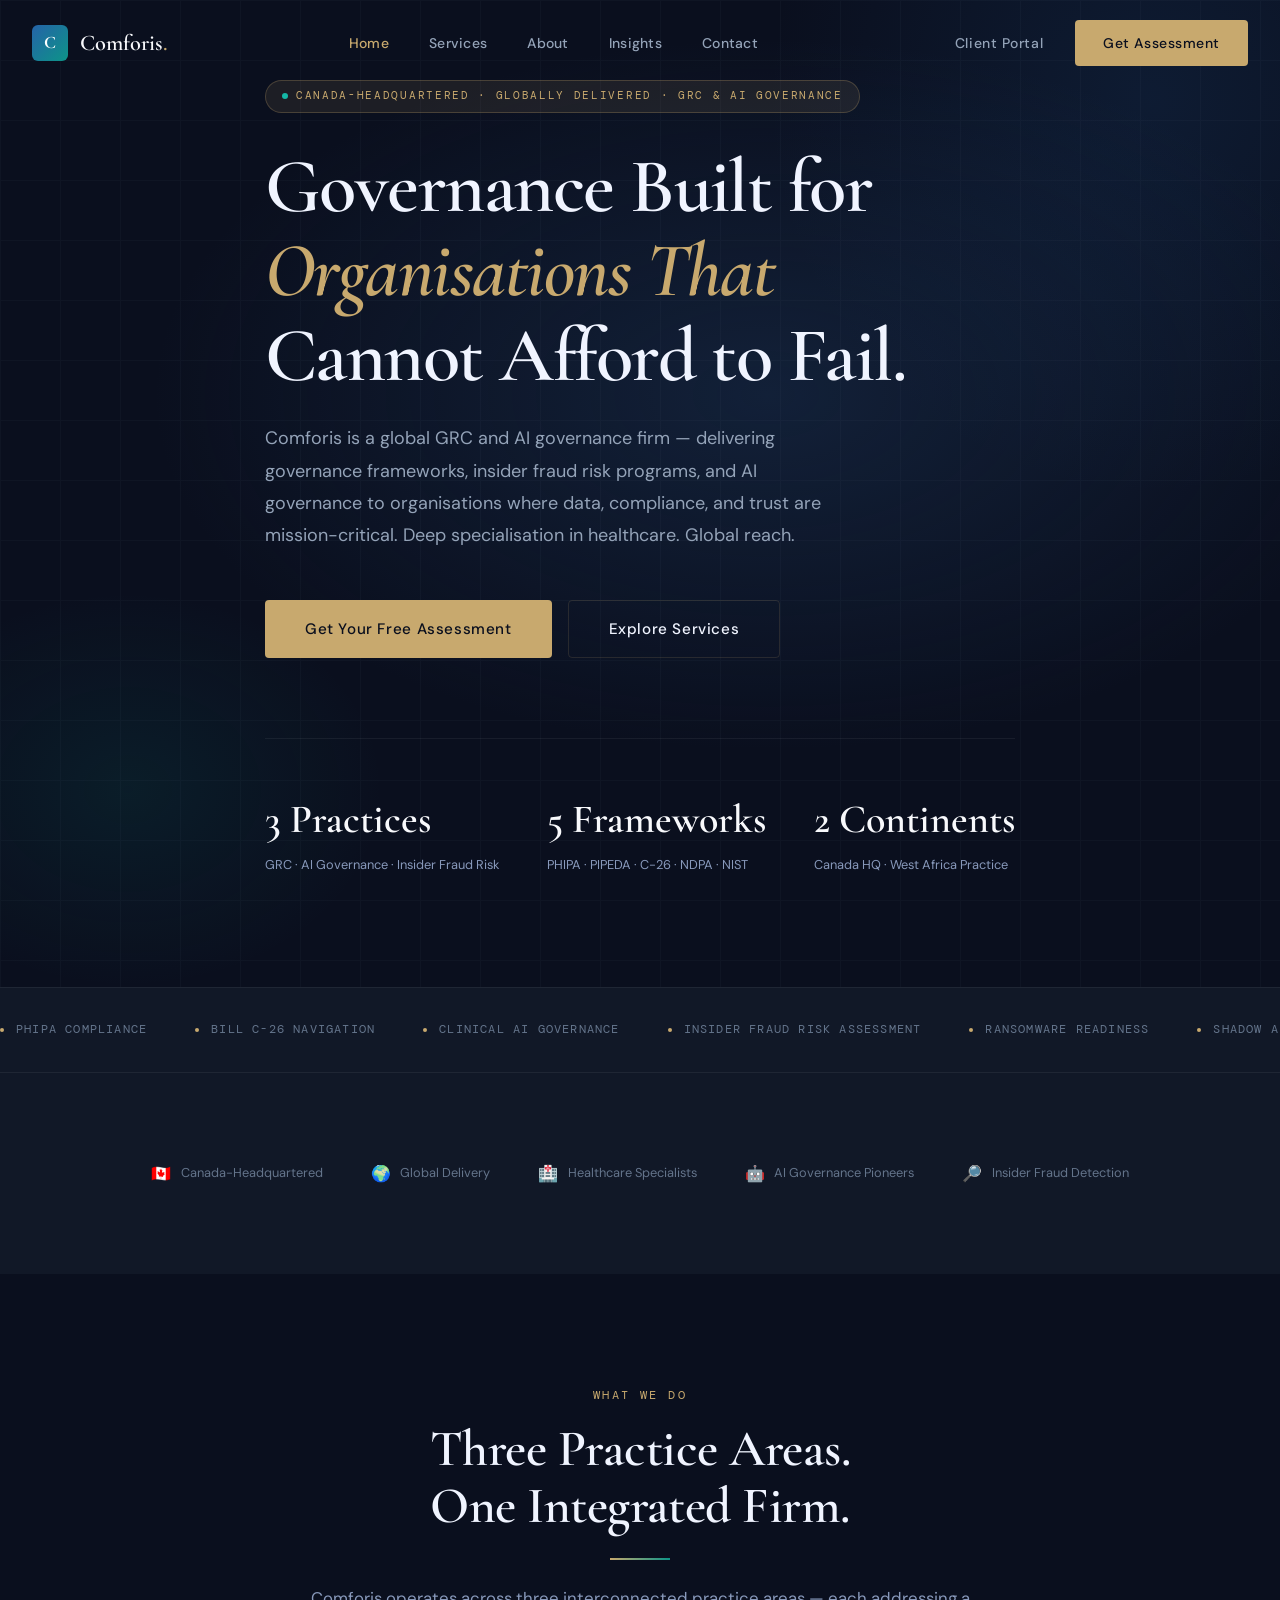
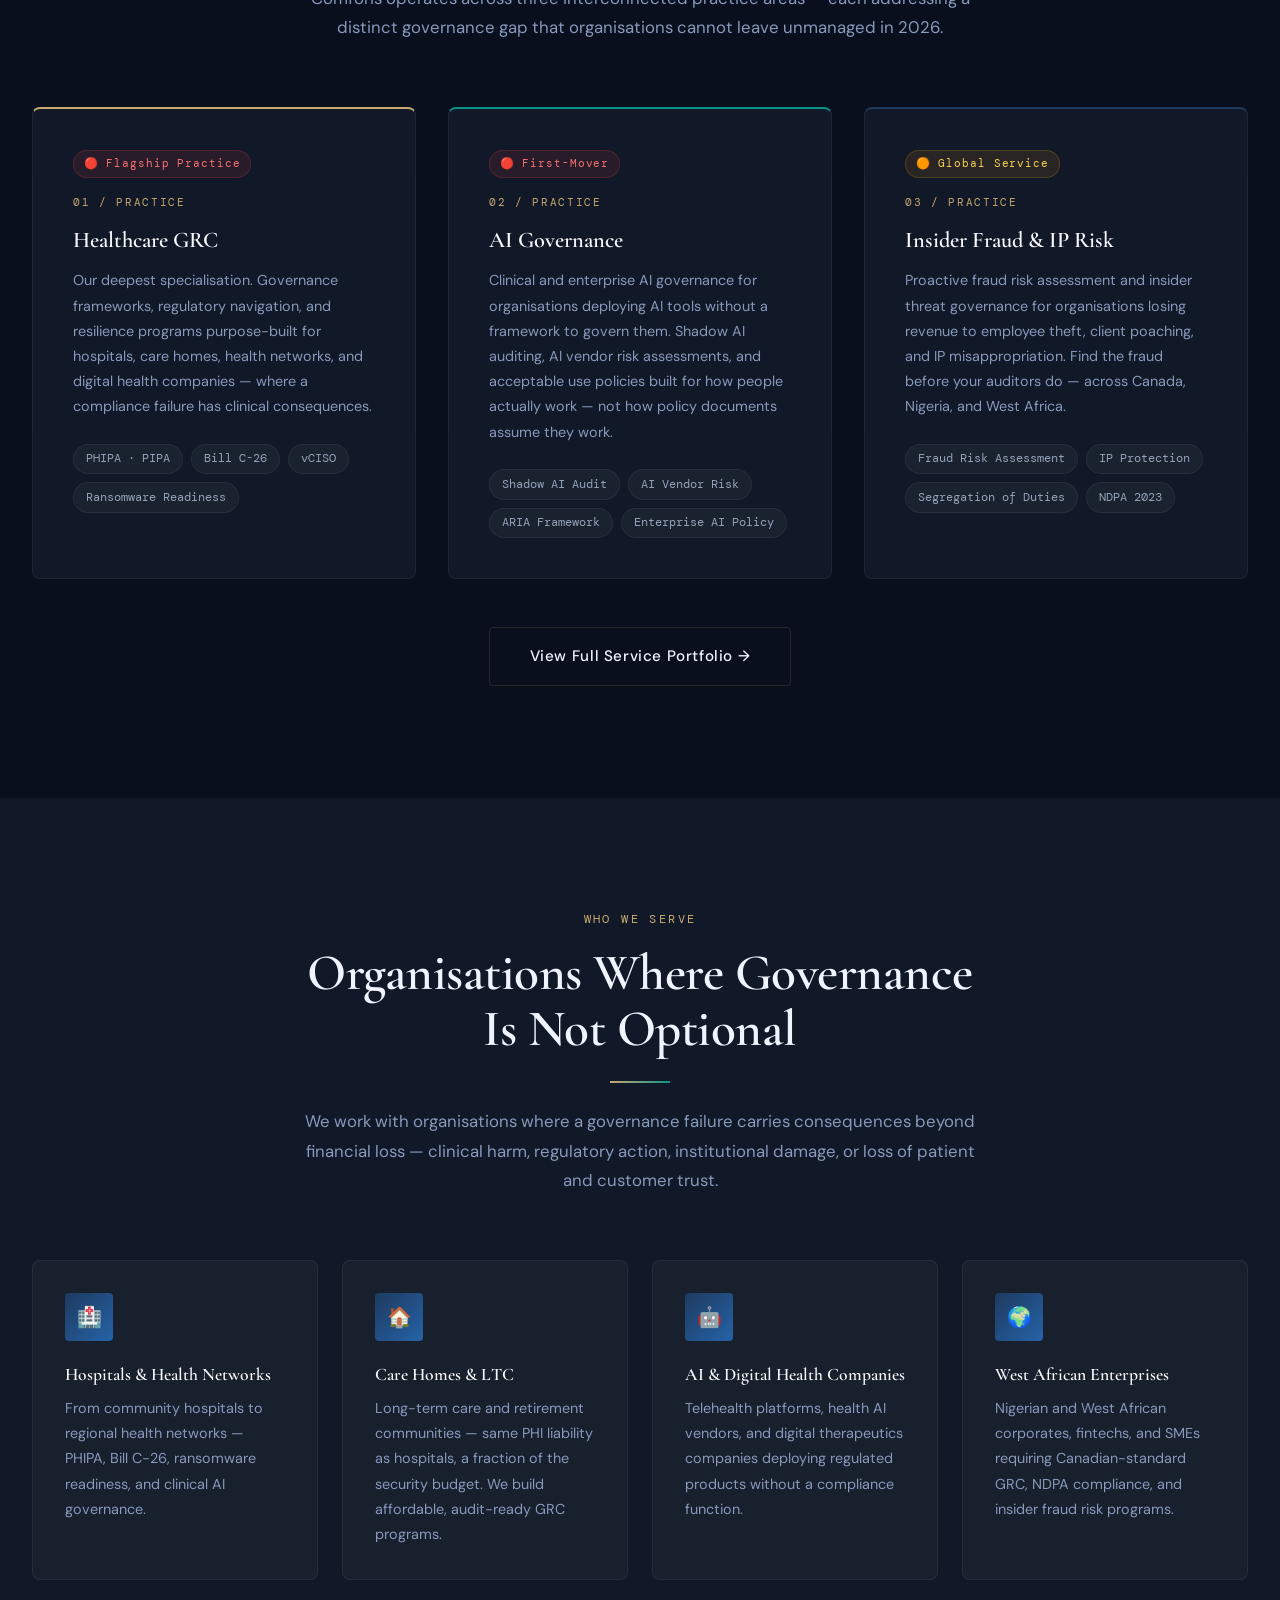
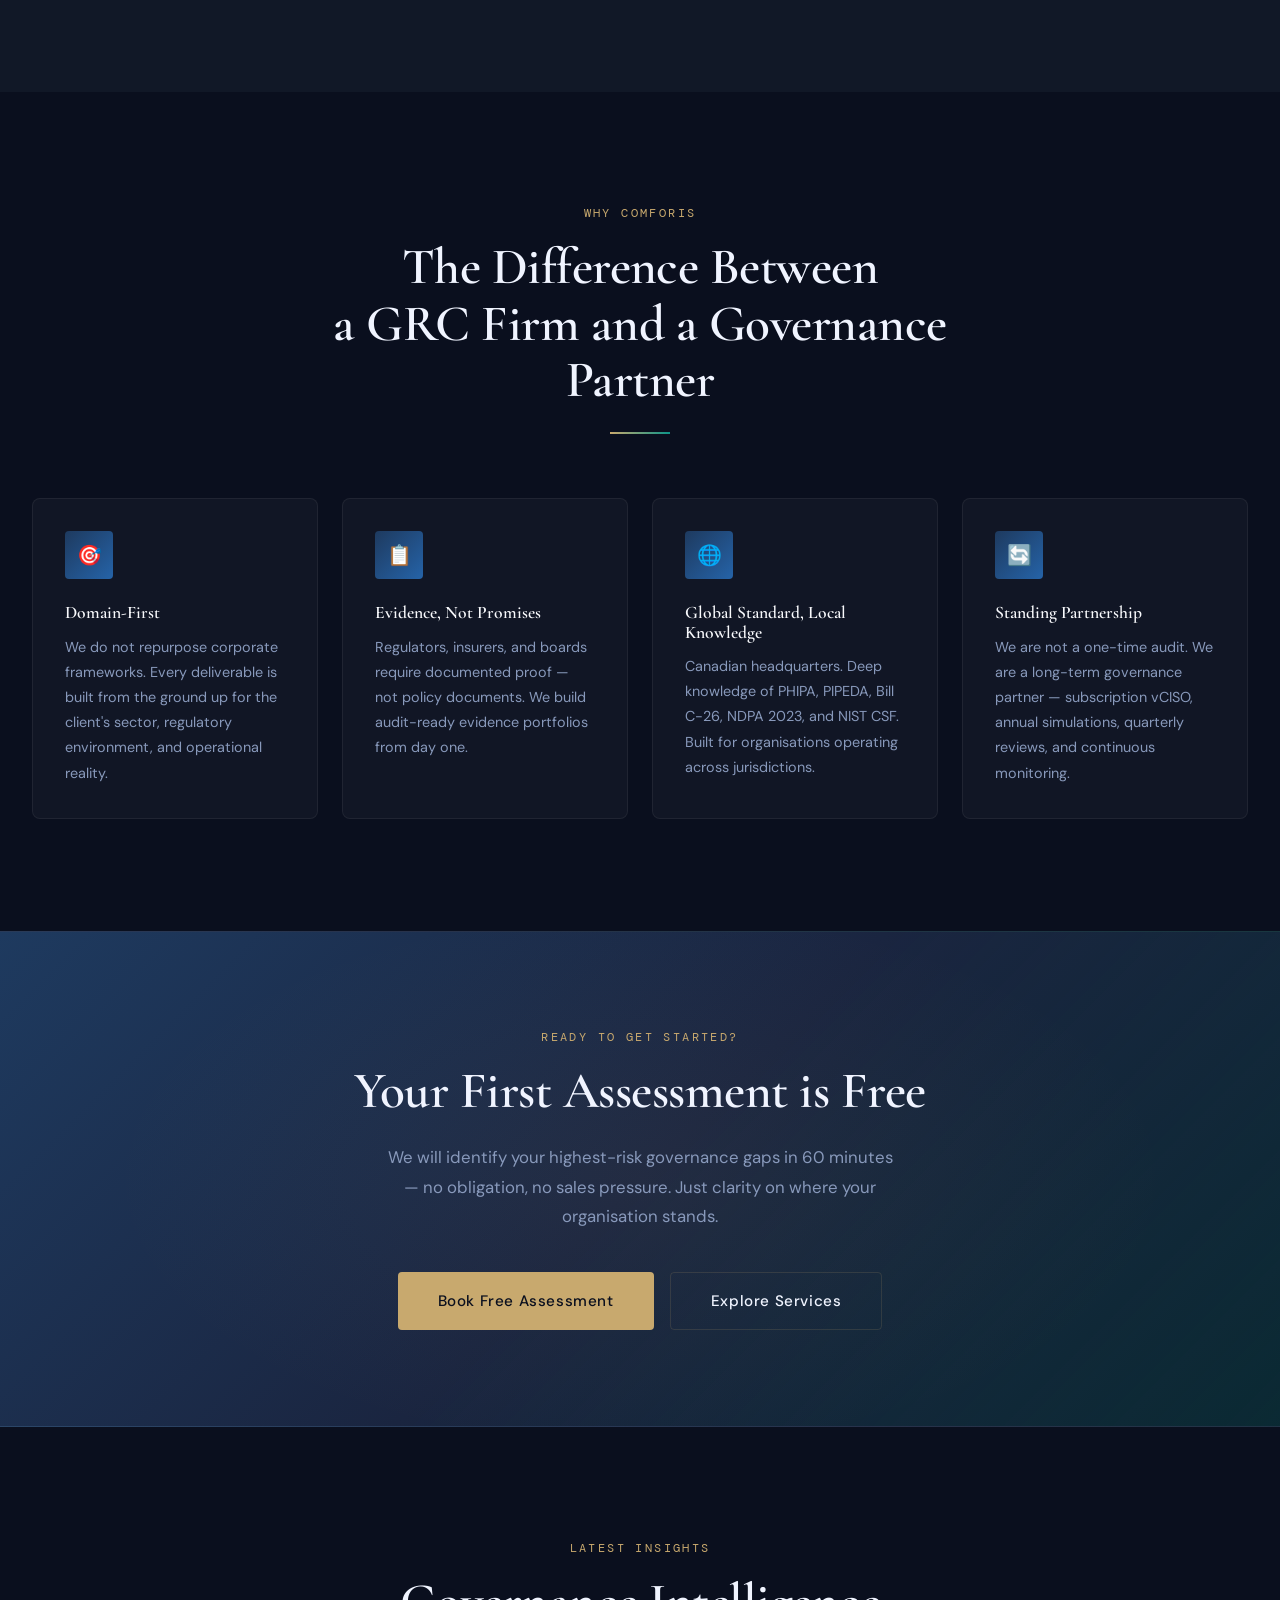
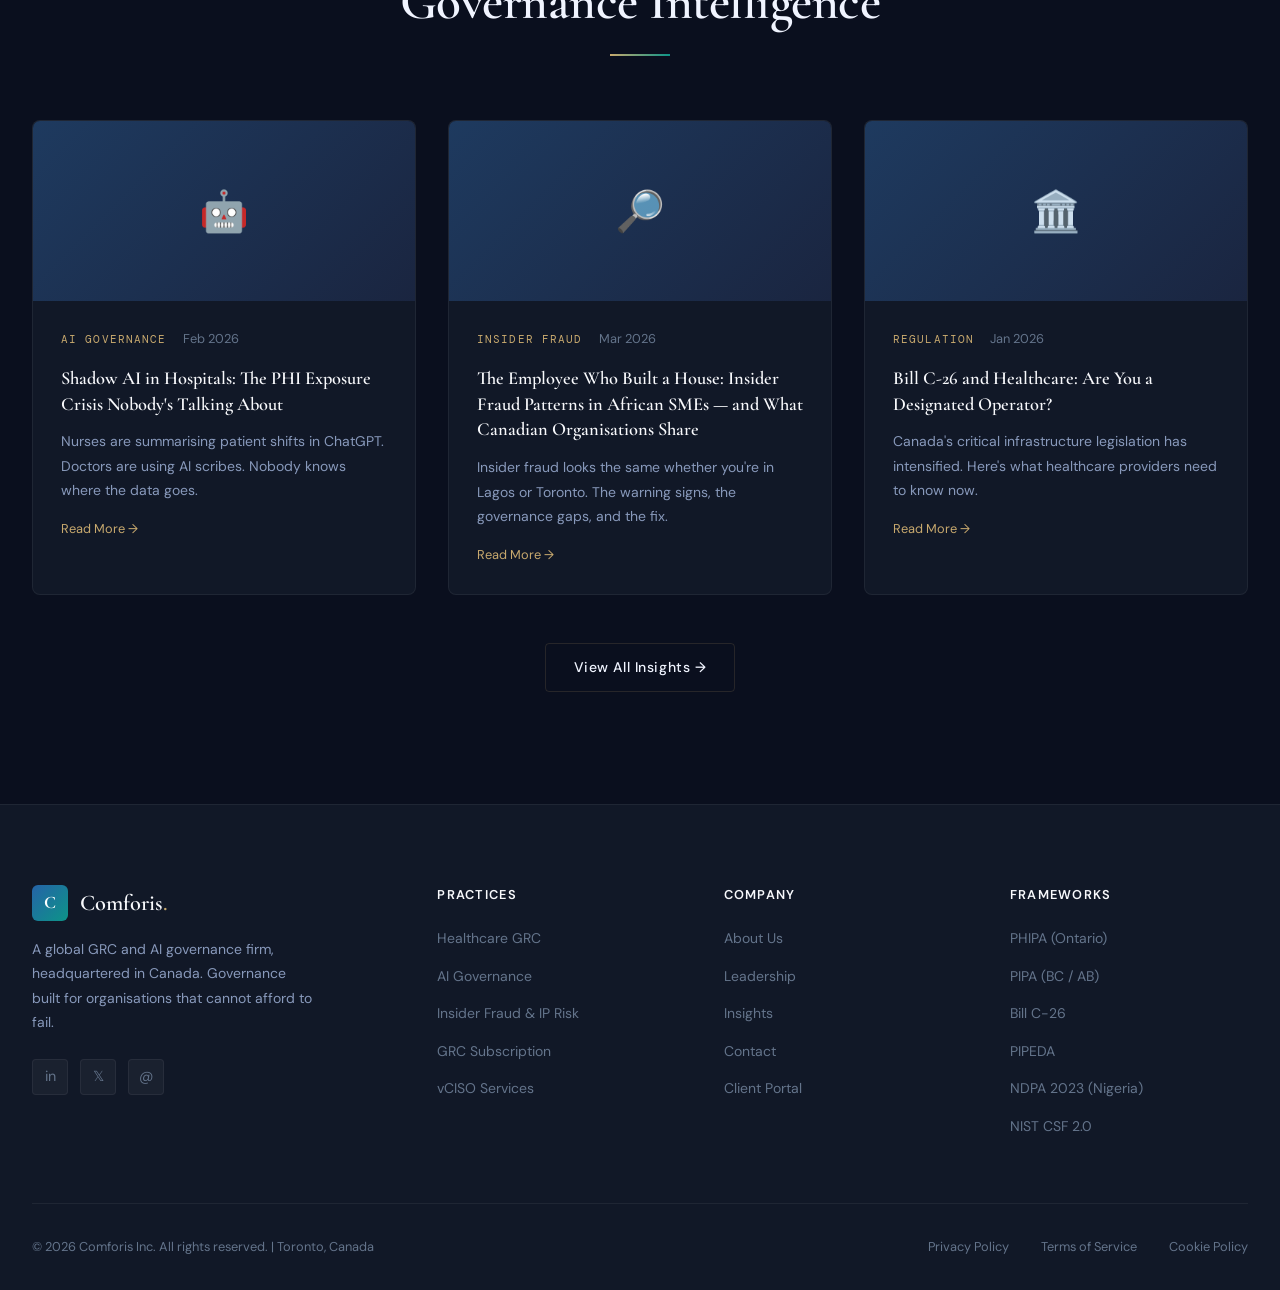
<file: index.html>
<!DOCTYPE html>
<html lang="en">
<head>
  <meta charset="UTF-8">
  <meta name="viewport" content="width=device-width, initial-scale=1.0">
  <title>Comforis — Global GRC & AI Governance</title>
  <meta name="description" content="Comforis is a global GRC and AI governance firm headquartered in Canada — delivering governance frameworks, insider fraud risk, and clinical AI governance to organisations where data, compliance, and trust are mission-critical.">
  <link rel="stylesheet" href="style.css">
  <link rel="icon" href="data:image/svg+xml,<svg xmlns='http://www.w3.org/2000/svg' viewBox='0 0 100 100'><text y='.9em' font-size='90'>🛡</text></svg>">
</head>
<body>

<!-- NAV -->
<nav class="nav" id="mainNav">
  <div class="nav-inner">
    <a href="index.html" class="nav-logo">
      <div class="nav-logo-mark">C</div>
      <span class="nav-logo-text">Comforis<span>.</span></span>
    </a>
    <div class="nav-links">
      <a href="index.html" class="active">Home</a>
      <a href="services.html">Services</a>
      <a href="about.html">About</a>
      <a href="blog.html">Insights</a>
      <a href="contact.html">Contact</a>
    </div>
    <div class="nav-cta">
      <a href="portal.html" class="btn btn-ghost">Client Portal</a>
      <a href="contact.html" class="btn btn-primary">Get Assessment</a>
    </div>
    <button class="nav-toggle" aria-label="Menu"><span></span><span></span><span></span></button>
  </div>
</nav>

<!-- HERO -->
<section class="hero">
  <div class="hero-bg"></div>
  <div class="hero-grid"></div>
  <div class="container">
    <div class="hero-content">
      <div class="hero-badge">
        Canada-Headquartered · Globally Delivered · GRC & AI Governance
      </div>
      <h1>Governance Built for<br><em>Organisations That</em><br>Cannot Afford to Fail.</h1>
      <p class="lead">Comforis is a global GRC and AI governance firm — delivering governance frameworks, insider fraud risk programs, and AI governance to organisations where data, compliance, and trust are mission-critical. Deep specialisation in healthcare. Global reach.</p>
      <div class="hero-actions">
        <a href="contact.html" class="btn btn-primary btn-lg">Get Your Free Assessment</a>
        <a href="services.html" class="btn btn-outline btn-lg">Explore Services</a>
      </div>
      <div class="hero-stats">
        <div class="hero-stat">
          <div class="hero-stat-num" data-count="3" data-suffix=" Practices">0 Practices</div>
          <div class="hero-stat-label">GRC · AI Governance · Insider Fraud Risk</div>
        </div>
        <div class="hero-stat">
          <div class="hero-stat-num" data-count="5" data-suffix=" Frameworks">0 Frameworks</div>
          <div class="hero-stat-label">PHIPA · PIPEDA · C-26 · NDPA · NIST</div>
        </div>
        <div class="hero-stat">
          <div class="hero-stat-num" data-count="2" data-suffix=" Continents">0 Continents</div>
          <div class="hero-stat-label">Canada HQ · West Africa Practice</div>
        </div>
      </div>
    </div>
  </div>
</section>

<!-- MARQUEE -->
<div class="marquee-section">
  <div class="marquee-track">
    <span class="marquee-item"><span class="marquee-dot"></span>PHIPA Compliance</span>
    <span class="marquee-item"><span class="marquee-dot"></span>Bill C-26 Navigation</span>
    <span class="marquee-item"><span class="marquee-dot"></span>Clinical AI Governance</span>
    <span class="marquee-item"><span class="marquee-dot"></span>Insider Fraud Risk Assessment</span>
    <span class="marquee-item"><span class="marquee-dot"></span>Ransomware Readiness</span>
    <span class="marquee-item"><span class="marquee-dot"></span>Shadow AI Auditing</span>
    <span class="marquee-item"><span class="marquee-dot"></span>Vendor Risk Management</span>
    <span class="marquee-item"><span class="marquee-dot"></span>IP Protection Frameworks</span>
    <span class="marquee-item"><span class="marquee-dot"></span>Cyber Insurance Readiness</span>
    <span class="marquee-item"><span class="marquee-dot"></span>Enterprise AI Governance</span>
    <span class="marquee-item"><span class="marquee-dot"></span>NDPA 2023 Compliance</span>
    <span class="marquee-item"><span class="marquee-dot"></span>vCISO Services</span>
  </div>
</div>

<!-- TRUST BAR -->
<section style="padding: 3rem 0; background: var(--navy-mid);">
  <div class="container">
    <div class="trust-bar">
      <div class="trust-item"><span class="trust-icon">🇨🇦</span>Canada-Headquartered</div>
      <div class="trust-item"><span class="trust-icon">🌍</span>Global Delivery</div>
      <div class="trust-item"><span class="trust-icon">🏥</span>Healthcare Specialists</div>
      <div class="trust-item"><span class="trust-icon">🤖</span>AI Governance Pioneers</div>
      <div class="trust-item"><span class="trust-icon">🔎</span>Insider Fraud Detection</div>
    </div>
  </div>
</section>

<!-- THREE PRACTICE AREAS -->
<section>
  <div class="container">
    <div class="section-header fade-up">
      <span class="section-label">What We Do</span>
      <h2>Three Practice Areas.<br>One Integrated Firm.</h2>
      <div class="divider"></div>
      <p>Comforis operates across three interconnected practice areas — each addressing a distinct governance gap that organisations cannot leave unmanaged in 2026.</p>
    </div>
    <div class="grid-3">

      <!-- PRACTICE 1 -->
      <div class="service-card fade-up delay-1" style="border-top: 2px solid var(--accent);">
        <span class="urgency-badge urgency-critical">🔴 Flagship Practice</span>
        <span class="service-num">01 / PRACTICE</span>
        <h3>Healthcare GRC</h3>
        <p>Our deepest specialisation. Governance frameworks, regulatory navigation, and resilience programs purpose-built for hospitals, care homes, health networks, and digital health companies — where a compliance failure has clinical consequences.</p>
        <div class="service-tags">
          <span class="tag">PHIPA · PIPA</span>
          <span class="tag">Bill C-26</span>
          <span class="tag">vCISO</span>
          <span class="tag">Ransomware Readiness</span>
        </div>
      </div>

      <!-- PRACTICE 2 -->
      <div class="service-card fade-up delay-2" style="border-top: 2px solid var(--teal);">
        <span class="urgency-badge urgency-critical">🔴 First-Mover</span>
        <span class="service-num">02 / PRACTICE</span>
        <h3>AI Governance</h3>
        <p>Clinical and enterprise AI governance for organisations deploying AI tools without a framework to govern them. Shadow AI auditing, AI vendor risk assessments, and acceptable use policies built for how people actually work — not how policy documents assume they work.</p>
        <div class="service-tags">
          <span class="tag">Shadow AI Audit</span>
          <span class="tag">AI Vendor Risk</span>
          <span class="tag">ARIA Framework</span>
          <span class="tag">Enterprise AI Policy</span>
        </div>
      </div>

      <!-- PRACTICE 3 -->
      <div class="service-card fade-up delay-3" style="border-top: 2px solid var(--steel);">
        <span class="urgency-badge urgency-high">🟠 Global Service</span>
        <span class="service-num">03 / PRACTICE</span>
        <h3>Insider Fraud & IP Risk</h3>
        <p>Proactive fraud risk assessment and insider threat governance for organisations losing revenue to employee theft, client poaching, and IP misappropriation. Find the fraud before your auditors do — across Canada, Nigeria, and West Africa.</p>
        <div class="service-tags">
          <span class="tag">Fraud Risk Assessment</span>
          <span class="tag">IP Protection</span>
          <span class="tag">Segregation of Duties</span>
          <span class="tag">NDPA 2023</span>
        </div>
      </div>

    </div>
    <div style="text-align: center; margin-top: 3rem;">
      <a href="services.html" class="btn btn-outline btn-lg">View Full Service Portfolio →</a>
    </div>
  </div>
</section>

<!-- WHO WE SERVE -->
<section class="bg-alt">
  <div class="container">
    <div class="section-header fade-up">
      <span class="section-label">Who We Serve</span>
      <h2>Organisations Where Governance<br>Is Not Optional</h2>
      <div class="divider"></div>
      <p>We work with organisations where a governance failure carries consequences beyond financial loss — clinical harm, regulatory action, institutional damage, or loss of patient and customer trust.</p>
    </div>
    <div class="grid-4">
      <div class="card fade-up delay-1">
        <div class="card-icon">🏥</div>
        <h4>Hospitals & Health Networks</h4>
        <p>From community hospitals to regional health networks — PHIPA, Bill C-26, ransomware readiness, and clinical AI governance.</p>
      </div>
      <div class="card fade-up delay-2">
        <div class="card-icon">🏠</div>
        <h4>Care Homes & LTC</h4>
        <p>Long-term care and retirement communities — same PHI liability as hospitals, a fraction of the security budget. We build affordable, audit-ready GRC programs.</p>
      </div>
      <div class="card fade-up delay-3">
        <div class="card-icon">🤖</div>
        <h4>AI & Digital Health Companies</h4>
        <p>Telehealth platforms, health AI vendors, and digital therapeutics companies deploying regulated products without a compliance function.</p>
      </div>
      <div class="card fade-up delay-4">
        <div class="card-icon">🌍</div>
        <h4>West African Enterprises</h4>
        <p>Nigerian and West African corporates, fintechs, and SMEs requiring Canadian-standard GRC, NDPA compliance, and insider fraud risk programs.</p>
      </div>
    </div>
  </div>
</section>

<!-- WHY COMFORIS -->
<section>
  <div class="container">
    <div class="section-header fade-up">
      <span class="section-label">Why Comforis</span>
      <h2>The Difference Between<br>a GRC Firm and a Governance Partner</h2>
      <div class="divider"></div>
    </div>
    <div class="grid-4">
      <div class="card fade-up delay-1">
        <div class="card-icon">🎯</div>
        <h4>Domain-First</h4>
        <p>We do not repurpose corporate frameworks. Every deliverable is built from the ground up for the client's sector, regulatory environment, and operational reality.</p>
      </div>
      <div class="card fade-up delay-2">
        <div class="card-icon">📋</div>
        <h4>Evidence, Not Promises</h4>
        <p>Regulators, insurers, and boards require documented proof — not policy documents. We build audit-ready evidence portfolios from day one.</p>
      </div>
      <div class="card fade-up delay-3">
        <div class="card-icon">🌐</div>
        <h4>Global Standard, Local Knowledge</h4>
        <p>Canadian headquarters. Deep knowledge of PHIPA, PIPEDA, Bill C-26, NDPA 2023, and NIST CSF. Built for organisations operating across jurisdictions.</p>
      </div>
      <div class="card fade-up delay-4">
        <div class="card-icon">🔄</div>
        <h4>Standing Partnership</h4>
        <p>We are not a one-time audit. We are a long-term governance partner — subscription vCISO, annual simulations, quarterly reviews, and continuous monitoring.</p>
      </div>
    </div>
  </div>
</section>

<!-- CTA -->
<section class="cta-section">
  <div class="container">
    <span class="section-label" style="display:block; text-align:center; margin-bottom:1rem;">Ready to Get Started?</span>
    <h2>Your First Assessment is Free</h2>
    <p>We will identify your highest-risk governance gaps in 60 minutes — no obligation, no sales pressure. Just clarity on where your organisation stands.</p>
    <div class="cta-actions">
      <a href="contact.html" class="btn btn-primary btn-lg">Book Free Assessment</a>
      <a href="services.html" class="btn btn-outline btn-lg">Explore Services</a>
    </div>
  </div>
</section>

<!-- BLOG PREVIEW -->
<section>
  <div class="container">
    <div class="section-header fade-up">
      <span class="section-label">Latest Insights</span>
      <h2>Governance Intelligence</h2>
      <div class="divider"></div>
    </div>
    <div class="grid-3">
      <div class="blog-card fade-up delay-1">
        <div class="blog-img">🤖</div>
        <div class="blog-body">
          <div class="blog-meta">
            <span class="blog-cat">AI Governance</span>
            <span class="blog-date">Feb 2026</span>
          </div>
          <h4>Shadow AI in Hospitals: The PHI Exposure Crisis Nobody's Talking About</h4>
          <p>Nurses are summarising patient shifts in ChatGPT. Doctors are using AI scribes. Nobody knows where the data goes.</p>
          <a href="blog.html" class="read-more">Read More →</a>
        </div>
      </div>
      <div class="blog-card fade-up delay-2">
        <div class="blog-img">🔎</div>
        <div class="blog-body">
          <div class="blog-meta">
            <span class="blog-cat">Insider Fraud</span>
            <span class="blog-date">Mar 2026</span>
          </div>
          <h4>The Employee Who Built a House: Insider Fraud Patterns in African SMEs — and What Canadian Organisations Share</h4>
          <p>Insider fraud looks the same whether you're in Lagos or Toronto. The warning signs, the governance gaps, and the fix.</p>
          <a href="blog.html" class="read-more">Read More →</a>
        </div>
      </div>
      <div class="blog-card fade-up delay-3">
        <div class="blog-img">🏛️</div>
        <div class="blog-body">
          <div class="blog-meta">
            <span class="blog-cat">Regulation</span>
            <span class="blog-date">Jan 2026</span>
          </div>
          <h4>Bill C-26 and Healthcare: Are You a Designated Operator?</h4>
          <p>Canada's critical infrastructure legislation has intensified. Here's what healthcare providers need to know now.</p>
          <a href="blog.html" class="read-more">Read More →</a>
        </div>
      </div>
    </div>
    <div style="text-align:center; margin-top:3rem;">
      <a href="blog.html" class="btn btn-outline">View All Insights →</a>
    </div>
  </div>
</section>

<!-- FOOTER -->
<footer>
  <div class="container">
    <div class="footer-top">
      <div class="footer-brand">
        <a href="index.html" class="nav-logo">
          <div class="nav-logo-mark">C</div>
          <span class="nav-logo-text">Comforis<span>.</span></span>
        </a>
        <p>A global GRC and AI governance firm, headquartered in Canada. Governance built for organisations that cannot afford to fail.</p>
        <div class="social-links">
          <a href="#" class="social-link">in</a>
          <a href="#" class="social-link">𝕏</a>
          <a href="#" class="social-link">@</a>
        </div>
      </div>
      <div class="footer-col">
        <h5>Practices</h5>
        <ul>
          <li><a href="services.html">Healthcare GRC</a></li>
          <li><a href="services.html">AI Governance</a></li>
          <li><a href="services.html">Insider Fraud & IP Risk</a></li>
          <li><a href="services.html">GRC Subscription</a></li>
          <li><a href="services.html">vCISO Services</a></li>
        </ul>
      </div>
      <div class="footer-col">
        <h5>Company</h5>
        <ul>
          <li><a href="about.html">About Us</a></li>
          <li><a href="about.html#team">Leadership</a></li>
          <li><a href="blog.html">Insights</a></li>
          <li><a href="contact.html">Contact</a></li>
          <li><a href="portal.html">Client Portal</a></li>
        </ul>
      </div>
      <div class="footer-col">
        <h5>Frameworks</h5>
        <ul>
          <li><a href="#">PHIPA (Ontario)</a></li>
          <li><a href="#">PIPA (BC / AB)</a></li>
          <li><a href="#">Bill C-26</a></li>
          <li><a href="#">PIPEDA</a></li>
          <li><a href="#">NDPA 2023 (Nigeria)</a></li>
          <li><a href="#">NIST CSF 2.0</a></li>
        </ul>
      </div>
    </div>
    <div class="footer-bottom">
      <p>© 2026 Comforis Inc. All rights reserved. | Toronto, Canada</p>
      <div class="footer-bottom-links">
        <a href="#">Privacy Policy</a>
        <a href="#">Terms of Service</a>
        <a href="#">Cookie Policy</a>
      </div>
    </div>
  </div>
</footer>

<script src="main.js"></script>
</body>
</html>
</file>
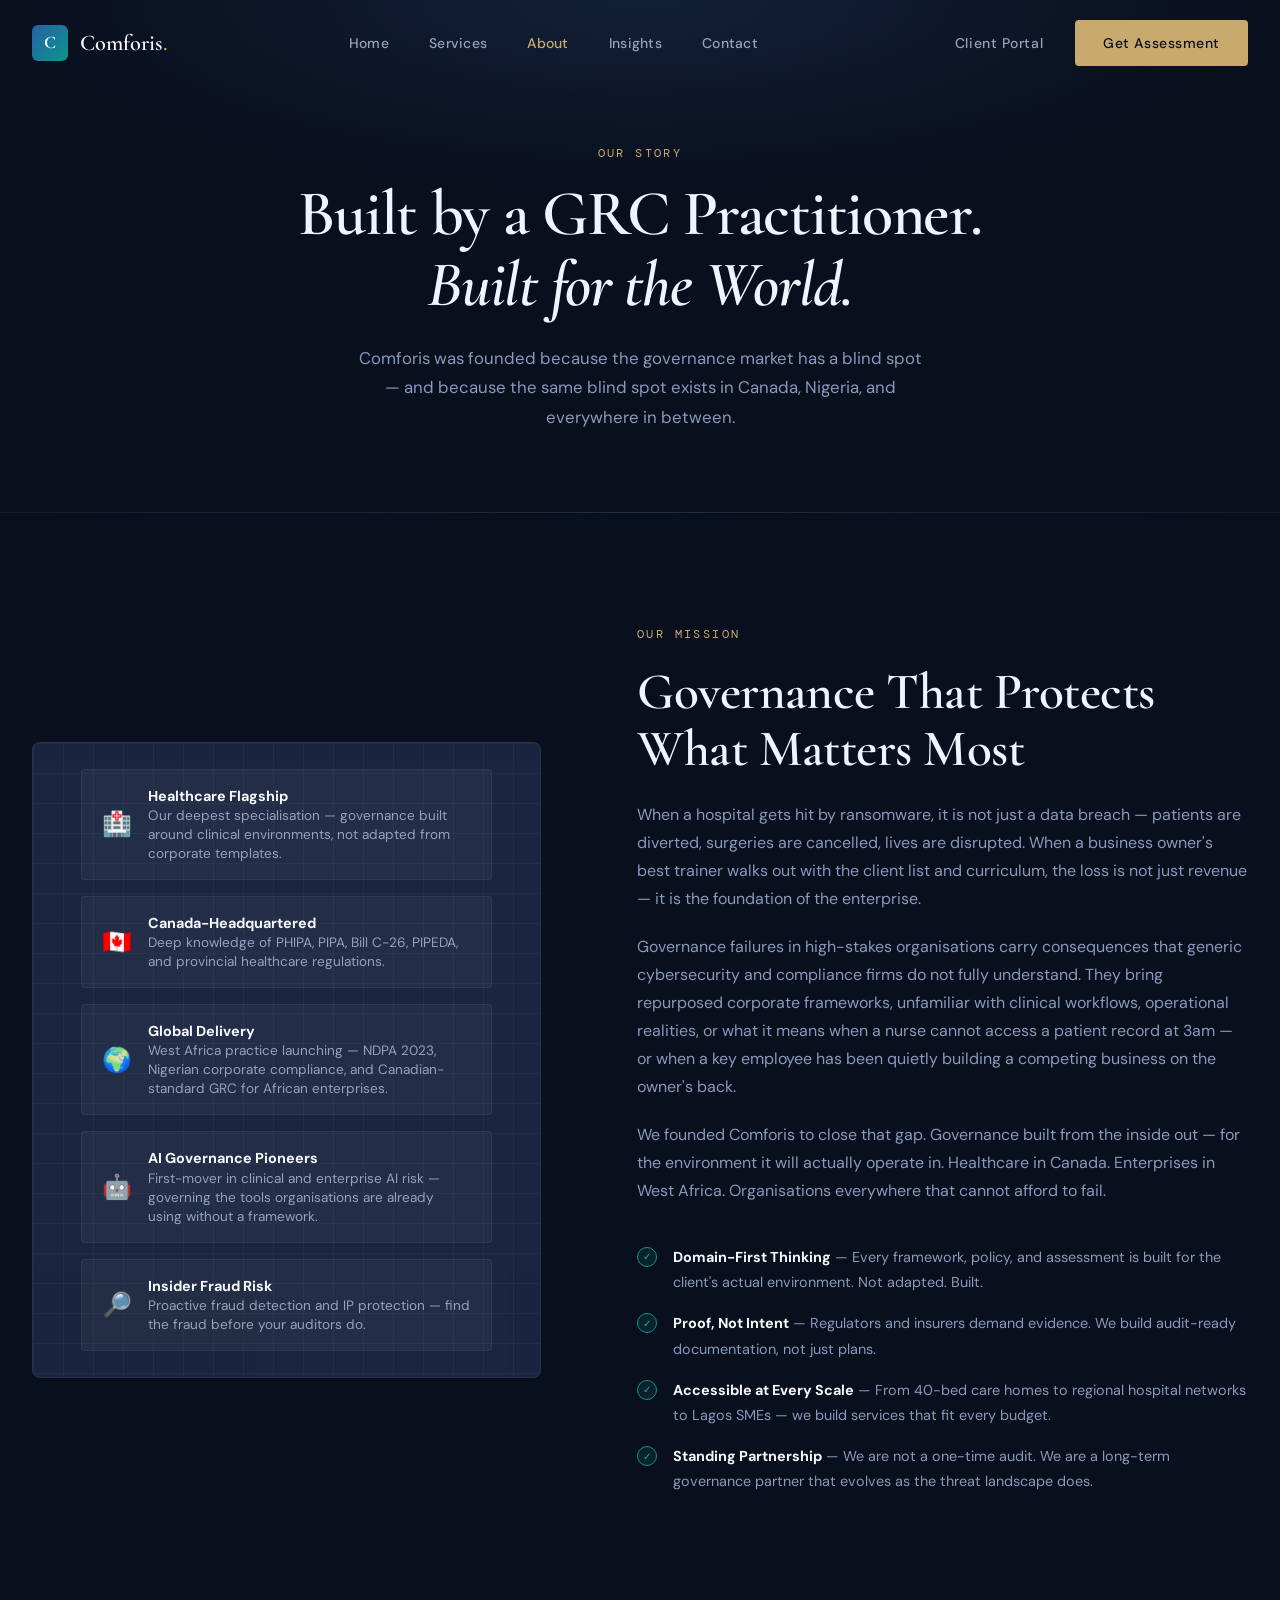
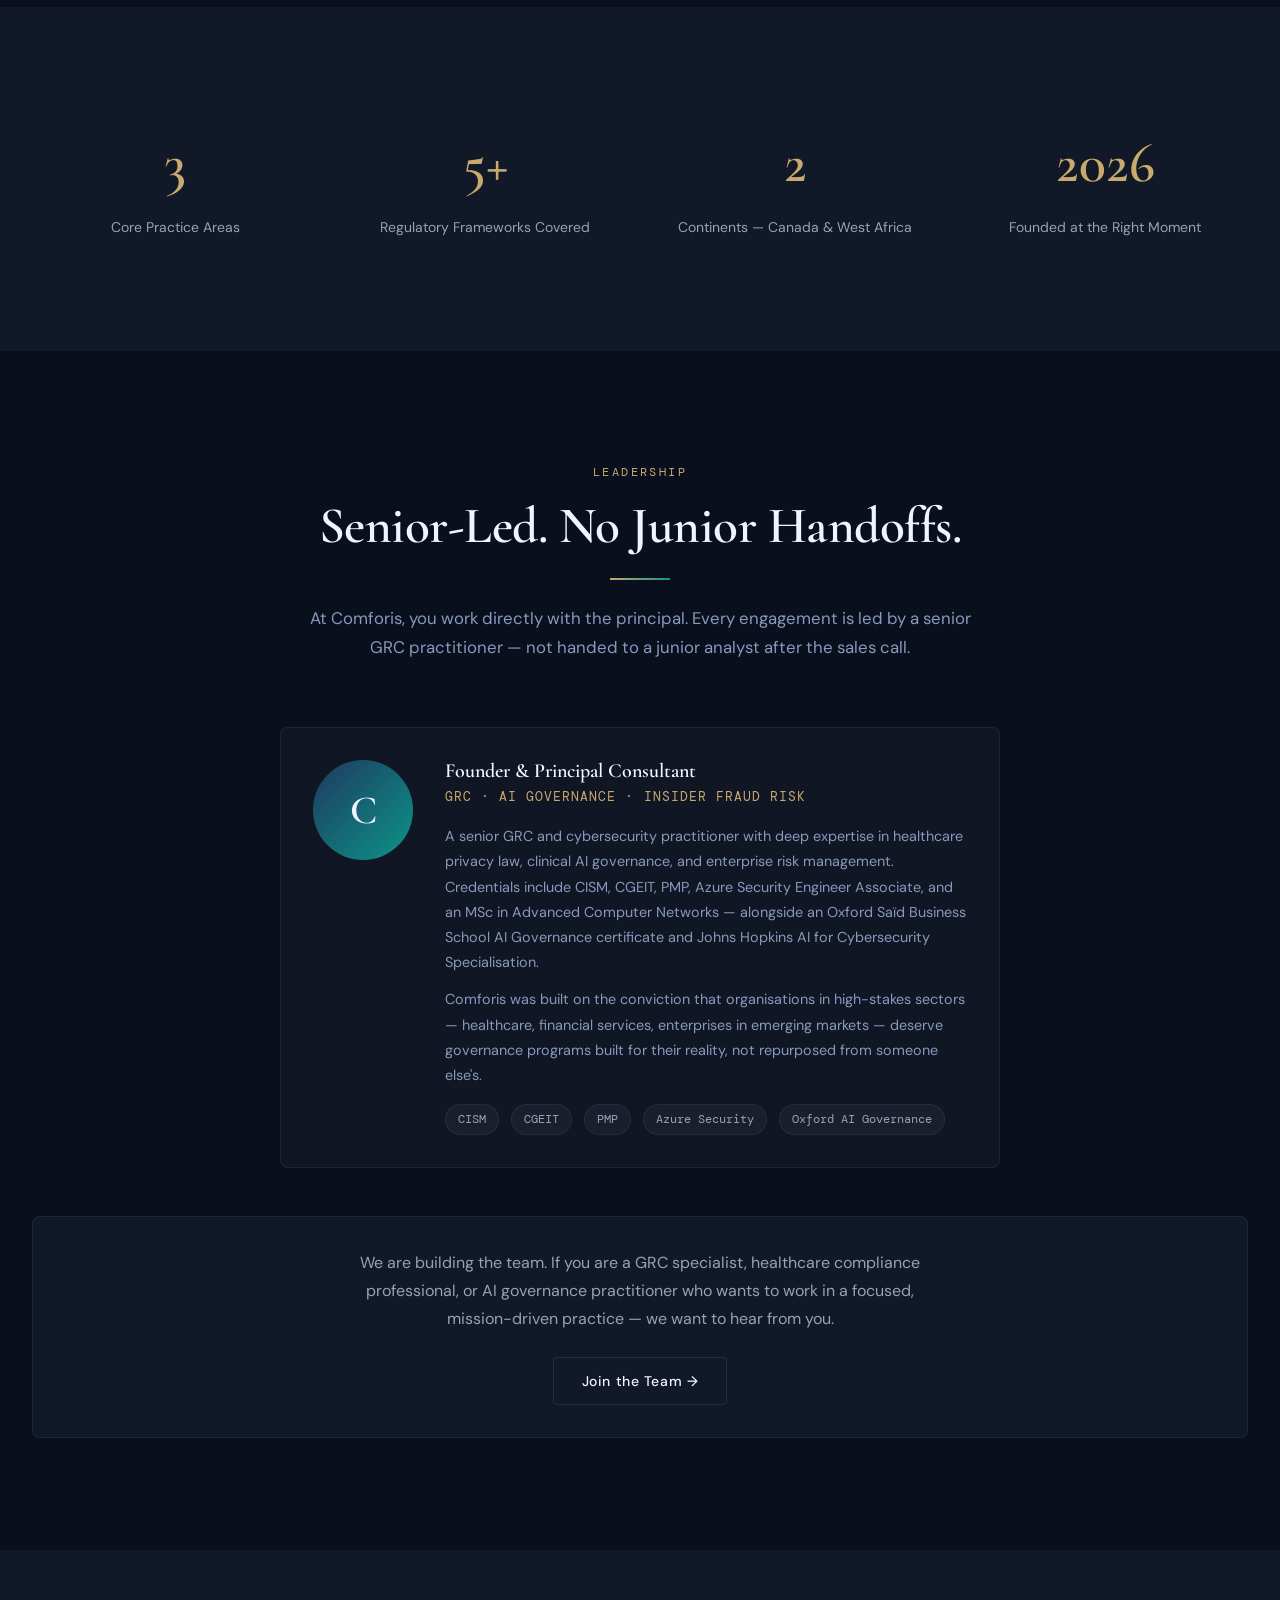
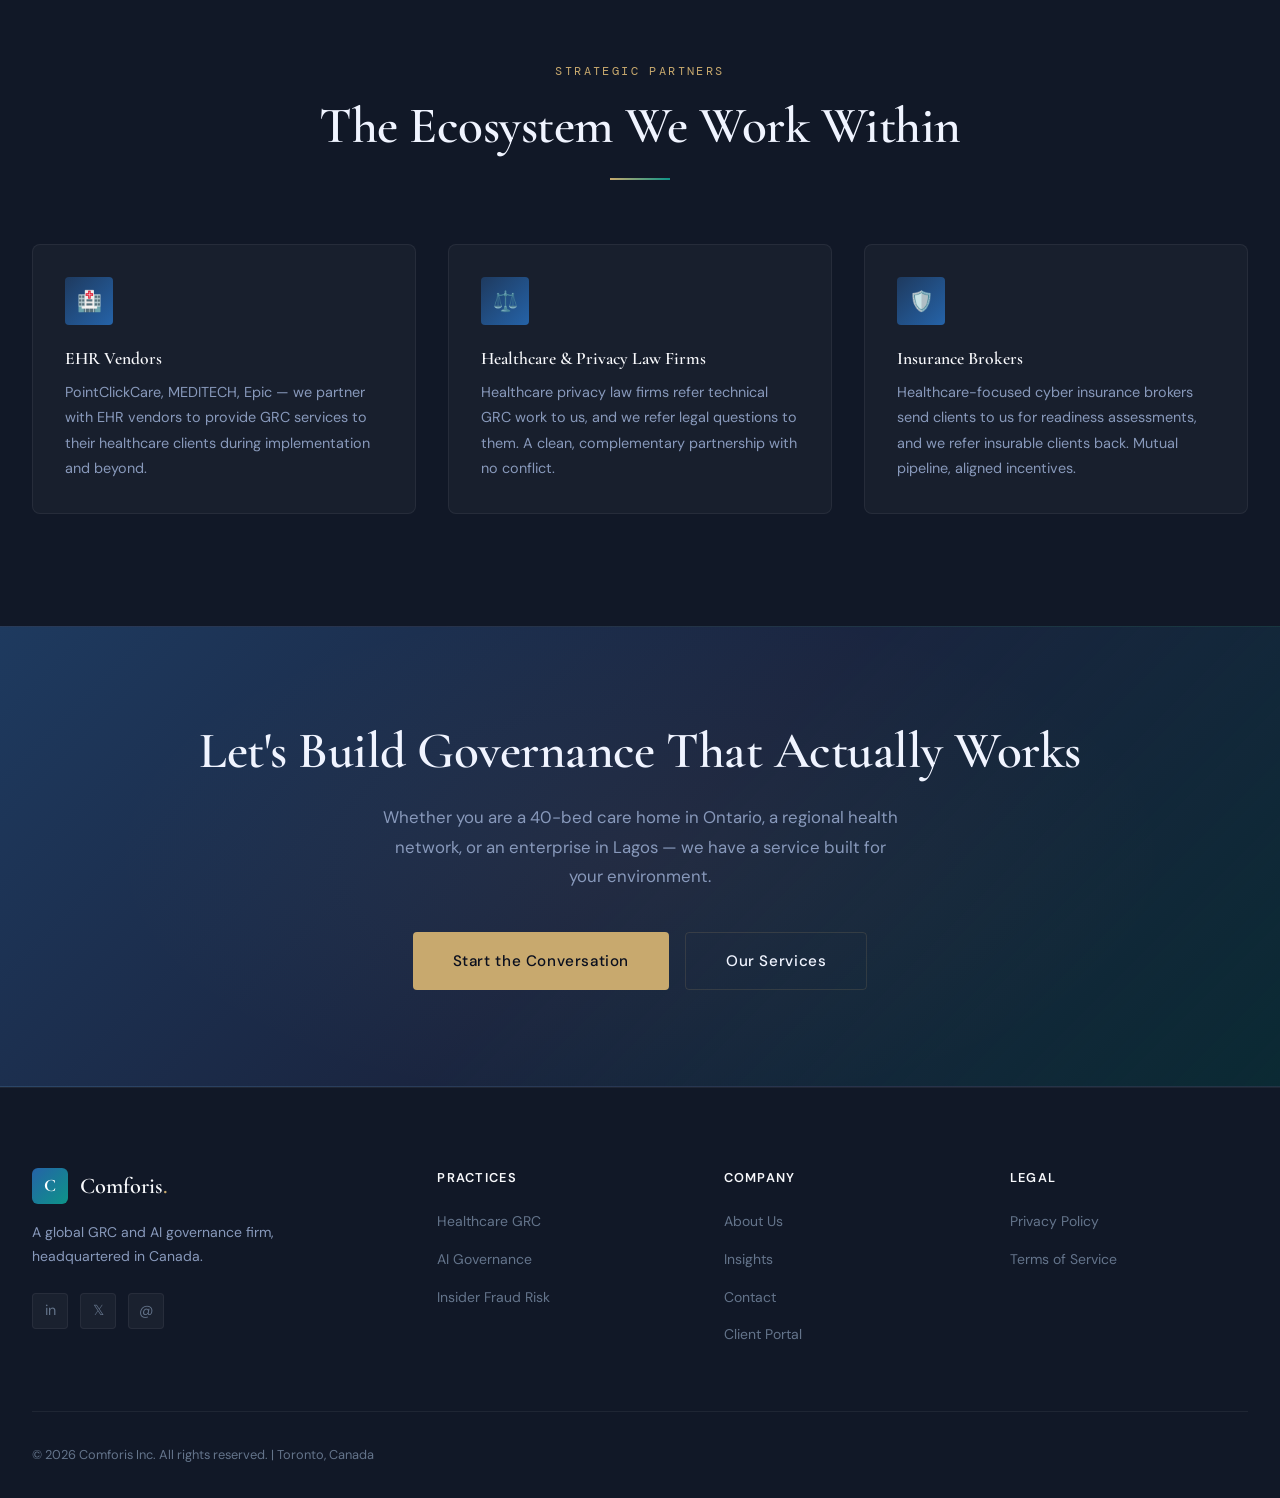
<file: about.html>
<!DOCTYPE html>
<html lang="en">
<head>
  <meta charset="UTF-8">
  <meta name="viewport" content="width=device-width, initial-scale=1.0">
  <title>About — Comforis GRC & AI Governance</title>
  <link rel="stylesheet" href="style.css">
</head>
<body>

<nav class="nav" id="mainNav">
  <div class="nav-inner">
    <a href="index.html" class="nav-logo">
      <div class="nav-logo-mark">C</div>
      <span class="nav-logo-text">Comforis<span>.</span></span>
    </a>
    <div class="nav-links">
      <a href="index.html">Home</a>
      <a href="services.html">Services</a>
      <a href="about.html" class="active">About</a>
      <a href="blog.html">Insights</a>
      <a href="contact.html">Contact</a>
    </div>
    <div class="nav-cta">
      <a href="portal.html" class="btn btn-ghost">Client Portal</a>
      <a href="contact.html" class="btn btn-primary">Get Assessment</a>
    </div>
    <button class="nav-toggle"><span></span><span></span><span></span></button>
  </div>
</nav>

<div class="page-header">
  <div class="container">
    <span class="section-label" style="display:flex; justify-content:center;">Our Story</span>
    <h1>Built by a GRC Practitioner.<br><em>Built for the World.</em></h1>
    <p>Comforis was founded because the governance market has a blind spot — and because the same blind spot exists in Canada, Nigeria, and everywhere in between.</p>
  </div>
</div>

<!-- MISSION -->
<section>
  <div class="container">
    <div class="about-split">
      <div class="about-visual fade-up">
        <div class="about-visual-grid"></div>
        <div class="about-badge-stack">
          <div class="about-badge-item">
            <div class="icon">🏥</div>
            <div class="text"><strong>Healthcare Flagship</strong>Our deepest specialisation — governance built around clinical environments, not adapted from corporate templates.</div>
          </div>
          <div class="about-badge-item">
            <div class="icon">🇨🇦</div>
            <div class="text"><strong>Canada-Headquartered</strong>Deep knowledge of PHIPA, PIPA, Bill C-26, PIPEDA, and provincial healthcare regulations.</div>
          </div>
          <div class="about-badge-item">
            <div class="icon">🌍</div>
            <div class="text"><strong>Global Delivery</strong>West Africa practice launching — NDPA 2023, Nigerian corporate compliance, and Canadian-standard GRC for African enterprises.</div>
          </div>
          <div class="about-badge-item">
            <div class="icon">🤖</div>
            <div class="text"><strong>AI Governance Pioneers</strong>First-mover in clinical and enterprise AI risk — governing the tools organisations are already using without a framework.</div>
          </div>
          <div class="about-badge-item">
            <div class="icon">🔎</div>
            <div class="text"><strong>Insider Fraud Risk</strong>Proactive fraud detection and IP protection — find the fraud before your auditors do.</div>
          </div>
        </div>
      </div>
      <div class="about-content fade-up delay-2">
        <span class="section-label">Our Mission</span>
        <h2>Governance That Protects What Matters Most</h2>
        <p>When a hospital gets hit by ransomware, it is not just a data breach — patients are diverted, surgeries are cancelled, lives are disrupted. When a business owner's best trainer walks out with the client list and curriculum, the loss is not just revenue — it is the foundation of the enterprise.</p>
        <p>Governance failures in high-stakes organisations carry consequences that generic cybersecurity and compliance firms do not fully understand. They bring repurposed corporate frameworks, unfamiliar with clinical workflows, operational realities, or what it means when a nurse cannot access a patient record at 3am — or when a key employee has been quietly building a competing business on the owner's back.</p>
        <p>We founded Comforis to close that gap. Governance built from the inside out — for the environment it will actually operate in. Healthcare in Canada. Enterprises in West Africa. Organisations everywhere that cannot afford to fail.</p>
        <div class="values-list">
          <div class="value-item">
            <div class="value-check">✓</div>
            <p><strong style="color:var(--white)">Domain-First Thinking</strong> — Every framework, policy, and assessment is built for the client's actual environment. Not adapted. Built.</p>
          </div>
          <div class="value-item">
            <div class="value-check">✓</div>
            <p><strong style="color:var(--white)">Proof, Not Intent</strong> — Regulators and insurers demand evidence. We build audit-ready documentation, not just plans.</p>
          </div>
          <div class="value-item">
            <div class="value-check">✓</div>
            <p><strong style="color:var(--white)">Accessible at Every Scale</strong> — From 40-bed care homes to regional hospital networks to Lagos SMEs — we build services that fit every budget.</p>
          </div>
          <div class="value-item">
            <div class="value-check">✓</div>
            <p><strong style="color:var(--white)">Standing Partnership</strong> — We are not a one-time audit. We are a long-term governance partner that evolves as the threat landscape does.</p>
          </div>
        </div>
      </div>
    </div>
  </div>
</section>

<!-- STATS -->
<section class="bg-alt">
  <div class="container">
    <div class="grid-4" style="text-align:center;">
      <div class="fade-up delay-1">
        <div style="font-family:'Cormorant Garamond',serif; font-size:3.5rem; font-weight:600; color:var(--accent);">3</div>
        <div style="font-size:0.875rem; color:var(--gray-300); margin-top:0.5rem;">Core Practice Areas</div>
      </div>
      <div class="fade-up delay-2">
        <div style="font-family:'Cormorant Garamond',serif; font-size:3.5rem; font-weight:600; color:var(--accent);">5+</div>
        <div style="font-size:0.875rem; color:var(--gray-300); margin-top:0.5rem;">Regulatory Frameworks Covered</div>
      </div>
      <div class="fade-up delay-3">
        <div style="font-family:'Cormorant Garamond',serif; font-size:3.5rem; font-weight:600; color:var(--accent);">2</div>
        <div style="font-size:0.875rem; color:var(--gray-300); margin-top:0.5rem;">Continents — Canada & West Africa</div>
      </div>
      <div class="fade-up delay-4">
        <div style="font-family:'Cormorant Garamond',serif; font-size:3.5rem; font-weight:600; color:var(--accent);">2026</div>
        <div style="font-size:0.875rem; color:var(--gray-300); margin-top:0.5rem;">Founded at the Right Moment</div>
      </div>
    </div>
  </div>
</section>

<!-- FOUNDER -->
<section id="team">
  <div class="container">
    <div class="section-header fade-up">
      <span class="section-label">Leadership</span>
      <h2>Senior-Led. No Junior Handoffs.</h2>
      <div class="divider"></div>
      <p>At Comforis, you work directly with the principal. Every engagement is led by a senior GRC practitioner — not handed to a junior analyst after the sales call.</p>
    </div>
    <div style="max-width: 720px; margin: 0 auto;">
      <div class="card fade-up" style="display:grid; grid-template-columns: auto 1fr; gap: 2rem; align-items:flex-start;">
        <div style="width:100px; height:100px; border-radius:50%; background:linear-gradient(135deg,var(--steel),var(--teal)); display:flex; align-items:center; justify-content:center; font-family:'Cormorant Garamond',serif; font-size:2.5rem; font-weight:600; flex-shrink:0;">C</div>
        <div>
          <h4 style="font-size:1.25rem; margin-bottom:0.25rem;">Founder & Principal Consultant</h4>
          <p style="font-size:0.8rem; color:var(--accent); font-family:'DM Mono',monospace; letter-spacing:0.08em; margin-bottom:1rem;">GRC · AI GOVERNANCE · INSIDER FRAUD RISK</p>
          <p>A senior GRC and cybersecurity practitioner with deep expertise in healthcare privacy law, clinical AI governance, and enterprise risk management. Credentials include CISM, CGEIT, PMP, Azure Security Engineer Associate, and an MSc in Advanced Computer Networks — alongside an Oxford Saïd Business School AI Governance certificate and Johns Hopkins AI for Cybersecurity Specialisation.</p>
          <p style="margin-top:0.75rem;">Comforis was built on the conviction that organisations in high-stakes sectors — healthcare, financial services, enterprises in emerging markets — deserve governance programs built for their reality, not repurposed from someone else's.</p>
          <div style="display:flex; gap:0.75rem; flex-wrap:wrap; margin-top:1rem;">
            <span class="tag">CISM</span>
            <span class="tag">CGEIT</span>
            <span class="tag">PMP</span>
            <span class="tag">Azure Security</span>
            <span class="tag">Oxford AI Governance</span>
          </div>
        </div>
      </div>
    </div>

    <div style="text-align:center; margin-top:3rem; padding:2rem; background:var(--navy-mid); border:1px solid var(--border-light); border-radius:var(--radius-lg);">
      <p style="font-size:1rem; color:var(--gray-300); max-width:560px; margin:0 auto 1.5rem;">We are building the team. If you are a GRC specialist, healthcare compliance professional, or AI governance practitioner who wants to work in a focused, mission-driven practice — we want to hear from you.</p>
      <a href="contact.html" class="btn btn-outline">Join the Team →</a>
    </div>
  </div>
</section>

<!-- PARTNERS -->
<section class="bg-alt">
  <div class="container">
    <div class="section-header fade-up">
      <span class="section-label">Strategic Partners</span>
      <h2>The Ecosystem We Work Within</h2>
      <div class="divider"></div>
    </div>
    <div class="grid-3">
      <div class="card fade-up delay-1">
        <div class="card-icon">🏥</div>
        <h4>EHR Vendors</h4>
        <p>PointClickCare, MEDITECH, Epic — we partner with EHR vendors to provide GRC services to their healthcare clients during implementation and beyond.</p>
      </div>
      <div class="card fade-up delay-2">
        <div class="card-icon">⚖️</div>
        <h4>Healthcare & Privacy Law Firms</h4>
        <p>Healthcare privacy law firms refer technical GRC work to us, and we refer legal questions to them. A clean, complementary partnership with no conflict.</p>
      </div>
      <div class="card fade-up delay-3">
        <div class="card-icon">🛡️</div>
        <h4>Insurance Brokers</h4>
        <p>Healthcare-focused cyber insurance brokers send clients to us for readiness assessments, and we refer insurable clients back. Mutual pipeline, aligned incentives.</p>
      </div>
    </div>
  </div>
</section>

<!-- CTA -->
<section class="cta-section">
  <div class="container">
    <h2>Let's Build Governance That Actually Works</h2>
    <p>Whether you are a 40-bed care home in Ontario, a regional health network, or an enterprise in Lagos — we have a service built for your environment.</p>
    <div class="cta-actions">
      <a href="contact.html" class="btn btn-primary btn-lg">Start the Conversation</a>
      <a href="services.html" class="btn btn-outline btn-lg">Our Services</a>
    </div>
  </div>
</section>

<footer>
  <div class="container">
    <div class="footer-top">
      <div class="footer-brand">
        <a href="index.html" class="nav-logo">
          <div class="nav-logo-mark">C</div>
          <span class="nav-logo-text">Comforis<span>.</span></span>
        </a>
        <p>A global GRC and AI governance firm, headquartered in Canada.</p>
        <div class="social-links">
          <a href="#" class="social-link">in</a>
          <a href="#" class="social-link">𝕏</a>
          <a href="#" class="social-link">@</a>
        </div>
      </div>
      <div class="footer-col">
        <h5>Practices</h5>
        <ul>
          <li><a href="services.html">Healthcare GRC</a></li>
          <li><a href="services.html">AI Governance</a></li>
          <li><a href="services.html">Insider Fraud Risk</a></li>
        </ul>
      </div>
      <div class="footer-col">
        <h5>Company</h5>
        <ul>
          <li><a href="about.html">About Us</a></li>
          <li><a href="blog.html">Insights</a></li>
          <li><a href="contact.html">Contact</a></li>
          <li><a href="portal.html">Client Portal</a></li>
        </ul>
      </div>
      <div class="footer-col">
        <h5>Legal</h5>
        <ul>
          <li><a href="#">Privacy Policy</a></li>
          <li><a href="#">Terms of Service</a></li>
        </ul>
      </div>
    </div>
    <div class="footer-bottom">
      <p>© 2026 Comforis Inc. All rights reserved. | Toronto, Canada</p>
    </div>
  </div>
</footer>

<script src="main.js"></script>
</body>
</html>
</file>
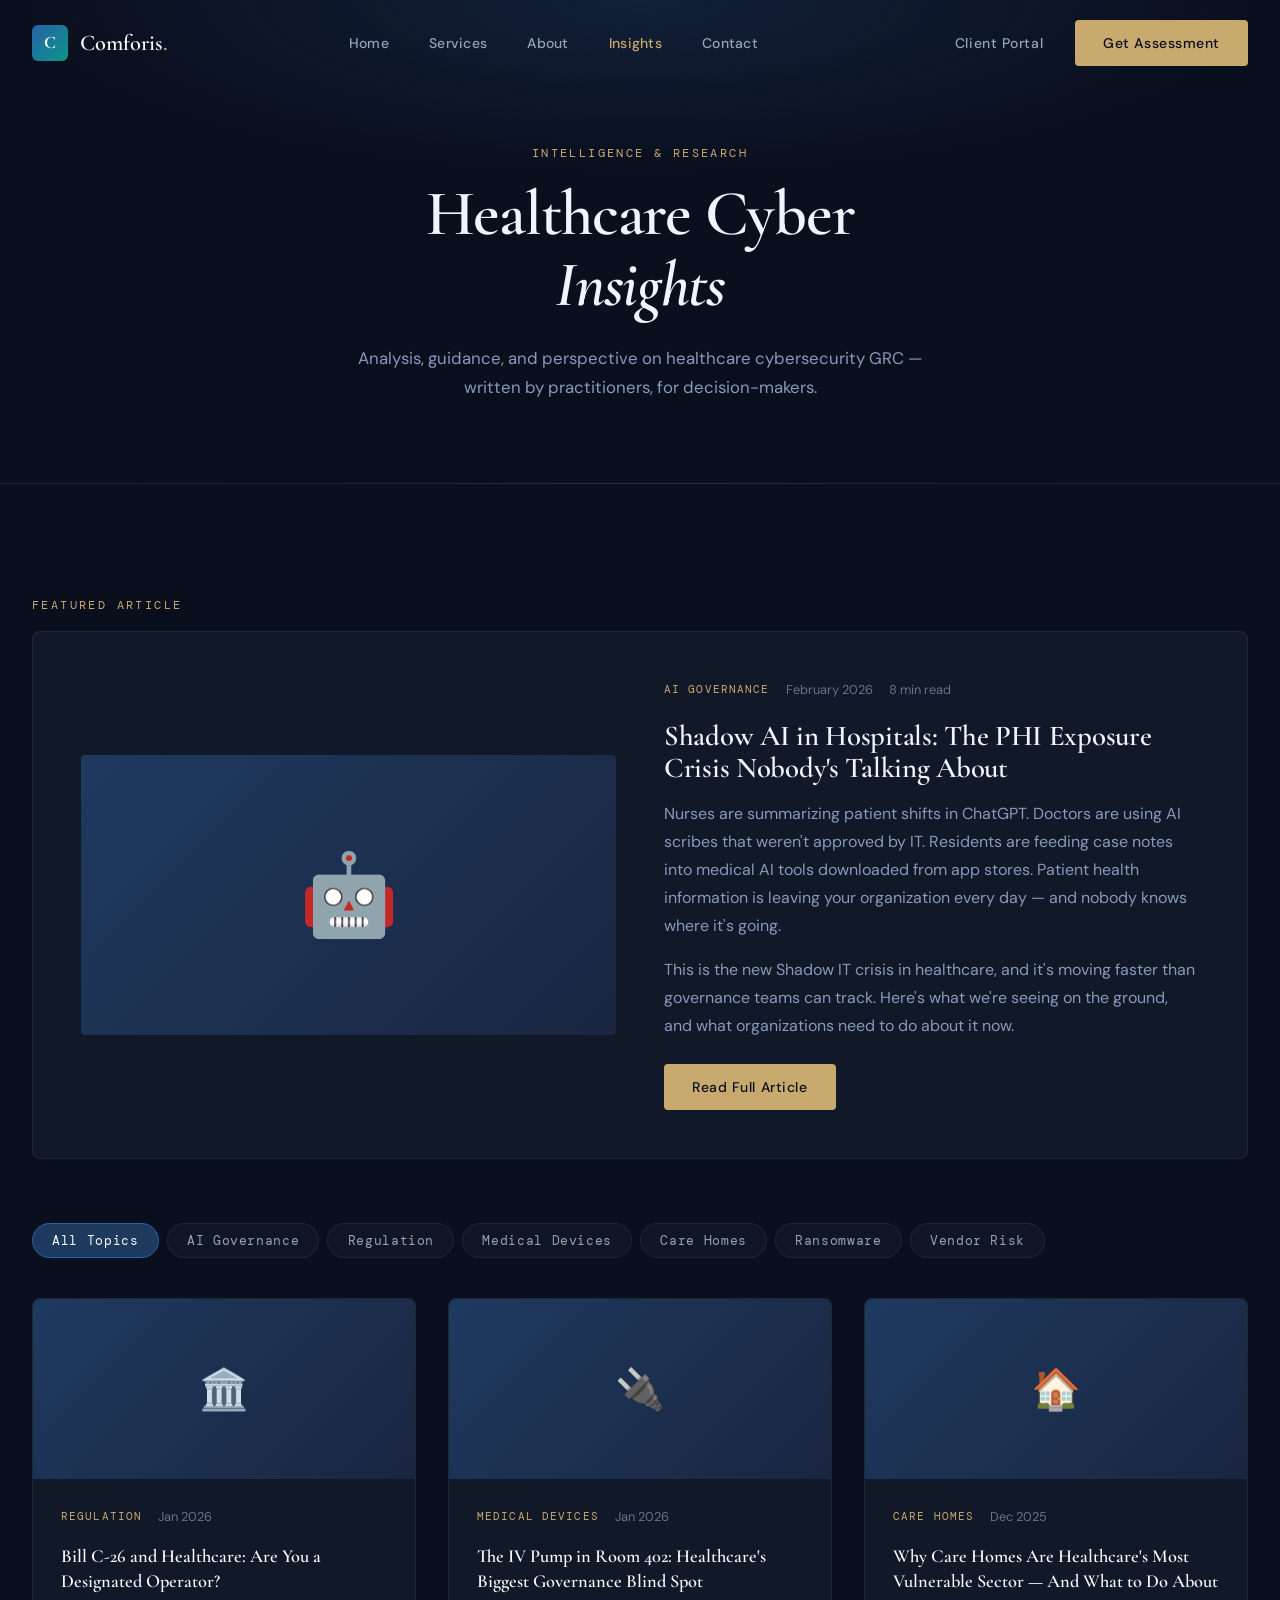
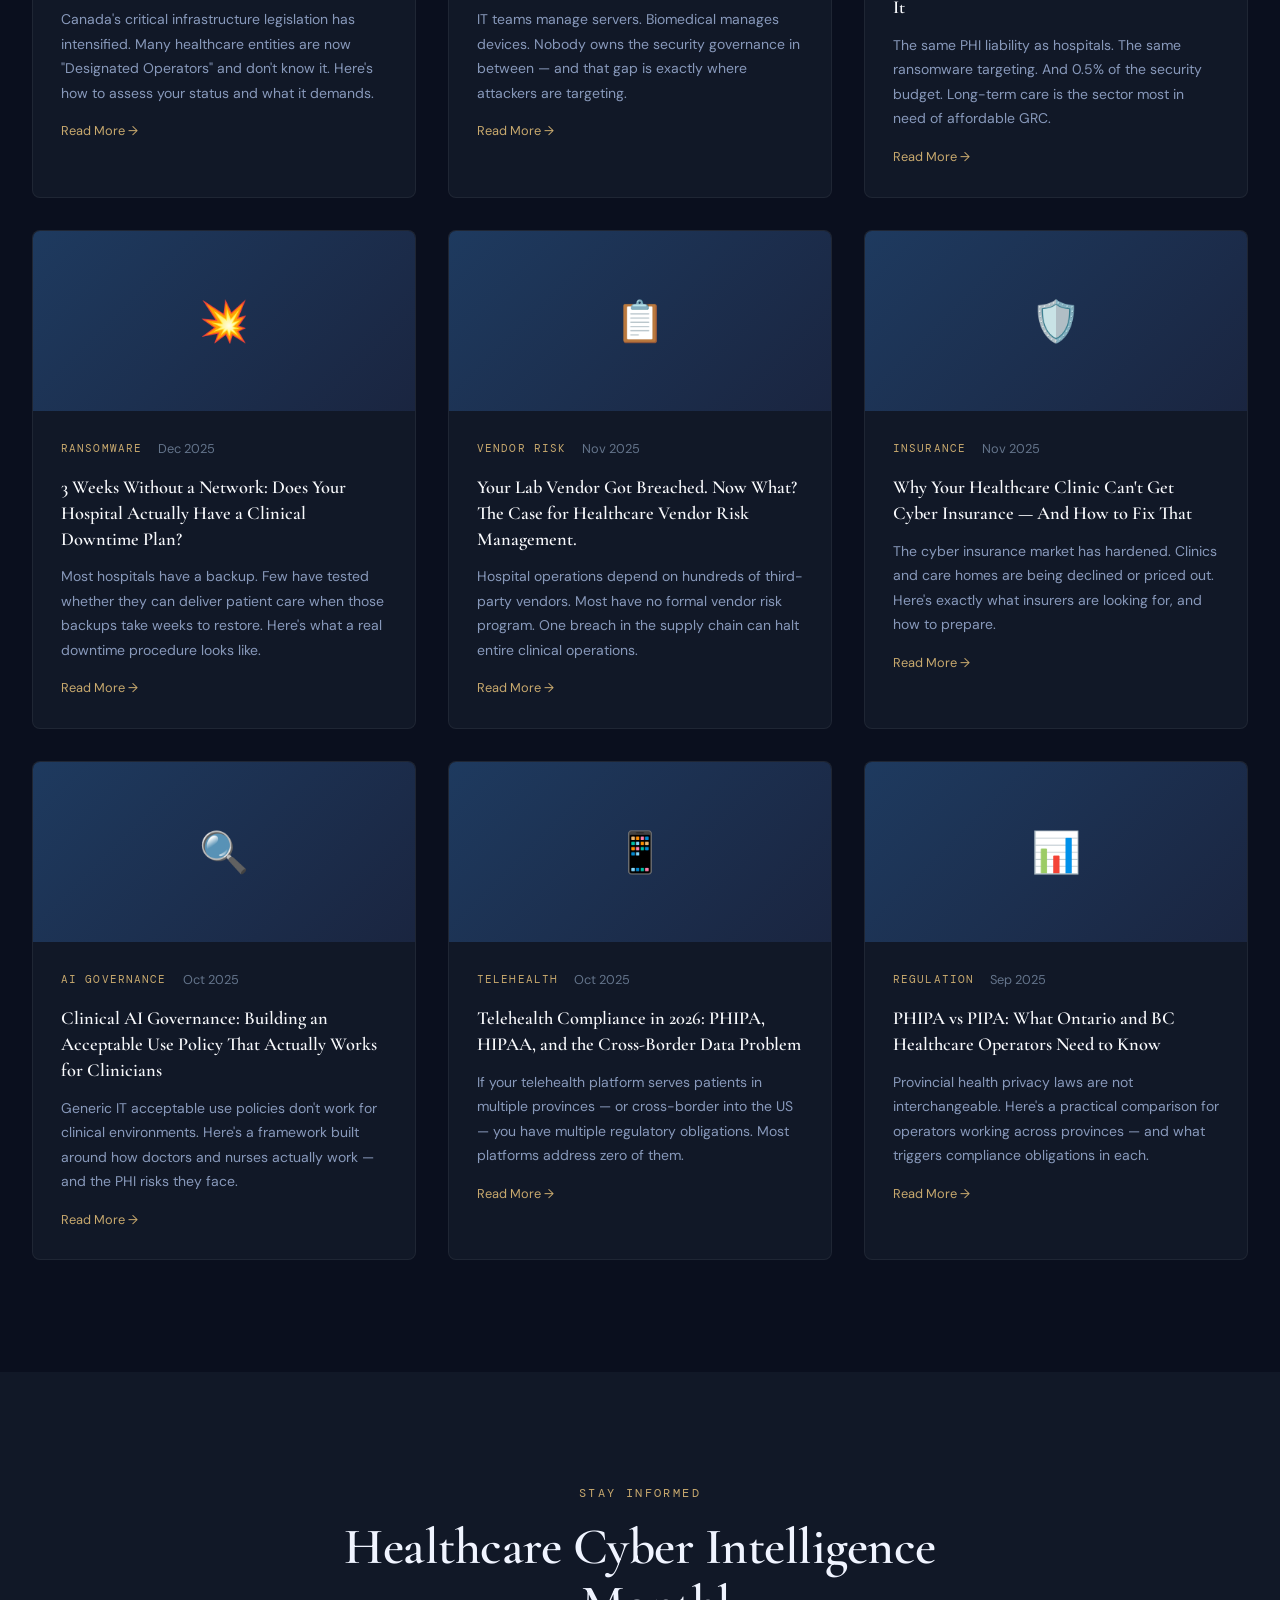
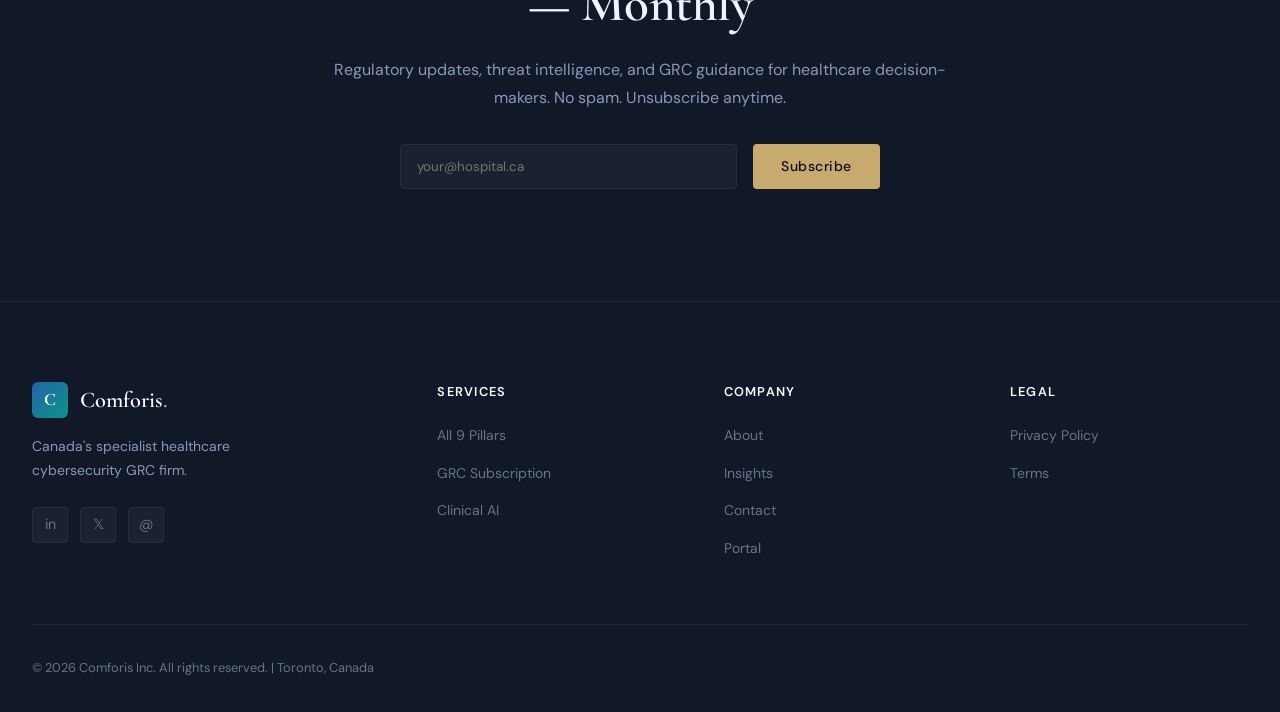
<file: blog.html>
<!DOCTYPE html>
<html lang="en">
<head>
  <meta charset="UTF-8">
  <meta name="viewport" content="width=device-width, initial-scale=1.0">
  <title>Insights — Comforis Healthcare GRC</title>
  <link rel="stylesheet" href="style.css">
</head>
<body>

<nav class="nav" id="mainNav">
  <div class="nav-inner">
    <a href="index.html" class="nav-logo">
      <div class="nav-logo-mark">C</div>
      <span class="nav-logo-text">Comforis<span>.</span></span>
    </a>
    <div class="nav-links">
      <a href="index.html">Home</a>
      <a href="services.html">Services</a>
      <a href="about.html">About</a>
      <a href="blog.html" class="active">Insights</a>
      <a href="contact.html">Contact</a>
    </div>
    <div class="nav-cta">
      <a href="portal.html" class="btn btn-ghost">Client Portal</a>
      <a href="contact.html" class="btn btn-primary">Get Assessment</a>
    </div>
    <button class="nav-toggle"><span></span><span></span><span></span></button>
  </div>
</nav>

<div class="page-header">
  <div class="container">
    <span class="section-label" style="display:flex; justify-content:center;">Intelligence & Research</span>
    <h1>Healthcare Cyber<br><em>Insights</em></h1>
    <p>Analysis, guidance, and perspective on healthcare cybersecurity GRC — written by practitioners, for decision-makers.</p>
  </div>
</div>

<!-- FEATURED -->
<section>
  <div class="container">
    <span class="section-label">Featured Article</span>
    <div style="background:var(--navy-mid); border:1px solid var(--border-light); border-radius:var(--radius-lg); padding:3rem; display:grid; grid-template-columns:1fr 1fr; gap:3rem; align-items:center; margin-bottom:4rem;" class="fade-up">
      <div style="background:linear-gradient(135deg,var(--steel),var(--navy-light)); border-radius:var(--radius); height:280px; display:flex; align-items:center; justify-content:center; font-size:5rem;">🤖</div>
      <div>
        <div class="blog-meta" style="margin-bottom:1.25rem;">
          <span class="blog-cat">AI Governance</span>
          <span class="blog-date">February 2026</span>
          <span style="font-size:0.8rem; color:var(--gray-500);">8 min read</span>
        </div>
        <h2 style="font-size:1.8rem; margin-bottom:1rem;">Shadow AI in Hospitals: The PHI Exposure Crisis Nobody's Talking About</h2>
        <p>Nurses are summarizing patient shifts in ChatGPT. Doctors are using AI scribes that weren't approved by IT. Residents are feeding case notes into medical AI tools downloaded from app stores. Patient health information is leaving your organization every day — and nobody knows where it's going.</p>
        <p style="margin-top:1rem;">This is the new Shadow IT crisis in healthcare, and it's moving faster than governance teams can track. Here's what we're seeing on the ground, and what organizations need to do about it now.</p>
        <a href="#" class="btn btn-primary" style="margin-top:1.5rem;">Read Full Article</a>
      </div>
    </div>

    <!-- FILTER -->
    <div style="display:flex; gap:0.5rem; flex-wrap:wrap; margin-bottom:2.5rem;">
      <button class="pillar-nav-btn active">All Topics</button>
      <button class="pillar-nav-btn">AI Governance</button>
      <button class="pillar-nav-btn">Regulation</button>
      <button class="pillar-nav-btn">Medical Devices</button>
      <button class="pillar-nav-btn">Care Homes</button>
      <button class="pillar-nav-btn">Ransomware</button>
      <button class="pillar-nav-btn">Vendor Risk</button>
    </div>

    <div class="grid-3">
      <div class="blog-card fade-up delay-1">
        <div class="blog-img">🏛️</div>
        <div class="blog-body">
          <div class="blog-meta">
            <span class="blog-cat">Regulation</span>
            <span class="blog-date">Jan 2026</span>
          </div>
          <h4>Bill C-26 and Healthcare: Are You a Designated Operator?</h4>
          <p>Canada's critical infrastructure legislation has intensified. Many healthcare entities are now "Designated Operators" and don't know it. Here's how to assess your status and what it demands.</p>
          <a href="#" class="read-more">Read More →</a>
        </div>
      </div>
      <div class="blog-card fade-up delay-2">
        <div class="blog-img">🔌</div>
        <div class="blog-body">
          <div class="blog-meta">
            <span class="blog-cat">Medical Devices</span>
            <span class="blog-date">Jan 2026</span>
          </div>
          <h4>The IV Pump in Room 402: Healthcare's Biggest Governance Blind Spot</h4>
          <p>IT teams manage servers. Biomedical manages devices. Nobody owns the security governance in between — and that gap is exactly where attackers are targeting.</p>
          <a href="#" class="read-more">Read More →</a>
        </div>
      </div>
      <div class="blog-card fade-up delay-3">
        <div class="blog-img">🏠</div>
        <div class="blog-body">
          <div class="blog-meta">
            <span class="blog-cat">Care Homes</span>
            <span class="blog-date">Dec 2025</span>
          </div>
          <h4>Why Care Homes Are Healthcare's Most Vulnerable Sector — And What to Do About It</h4>
          <p>The same PHI liability as hospitals. The same ransomware targeting. And 0.5% of the security budget. Long-term care is the sector most in need of affordable GRC.</p>
          <a href="#" class="read-more">Read More →</a>
        </div>
      </div>
      <div class="blog-card fade-up delay-1">
        <div class="blog-img">💥</div>
        <div class="blog-body">
          <div class="blog-meta">
            <span class="blog-cat">Ransomware</span>
            <span class="blog-date">Dec 2025</span>
          </div>
          <h4>3 Weeks Without a Network: Does Your Hospital Actually Have a Clinical Downtime Plan?</h4>
          <p>Most hospitals have a backup. Few have tested whether they can deliver patient care when those backups take weeks to restore. Here's what a real downtime procedure looks like.</p>
          <a href="#" class="read-more">Read More →</a>
        </div>
      </div>
      <div class="blog-card fade-up delay-2">
        <div class="blog-img">📋</div>
        <div class="blog-body">
          <div class="blog-meta">
            <span class="blog-cat">Vendor Risk</span>
            <span class="blog-date">Nov 2025</span>
          </div>
          <h4>Your Lab Vendor Got Breached. Now What? The Case for Healthcare Vendor Risk Management.</h4>
          <p>Hospital operations depend on hundreds of third-party vendors. Most have no formal vendor risk program. One breach in the supply chain can halt entire clinical operations.</p>
          <a href="#" class="read-more">Read More →</a>
        </div>
      </div>
      <div class="blog-card fade-up delay-3">
        <div class="blog-img">🛡️</div>
        <div class="blog-body">
          <div class="blog-meta">
            <span class="blog-cat">Insurance</span>
            <span class="blog-date">Nov 2025</span>
          </div>
          <h4>Why Your Healthcare Clinic Can't Get Cyber Insurance — And How to Fix That</h4>
          <p>The cyber insurance market has hardened. Clinics and care homes are being declined or priced out. Here's exactly what insurers are looking for, and how to prepare.</p>
          <a href="#" class="read-more">Read More →</a>
        </div>
      </div>
      <div class="blog-card fade-up delay-1">
        <div class="blog-img">🔍</div>
        <div class="blog-body">
          <div class="blog-meta">
            <span class="blog-cat">AI Governance</span>
            <span class="blog-date">Oct 2025</span>
          </div>
          <h4>Clinical AI Governance: Building an Acceptable Use Policy That Actually Works for Clinicians</h4>
          <p>Generic IT acceptable use policies don't work for clinical environments. Here's a framework built around how doctors and nurses actually work — and the PHI risks they face.</p>
          <a href="#" class="read-more">Read More →</a>
        </div>
      </div>
      <div class="blog-card fade-up delay-2">
        <div class="blog-img">📱</div>
        <div class="blog-body">
          <div class="blog-meta">
            <span class="blog-cat">Telehealth</span>
            <span class="blog-date">Oct 2025</span>
          </div>
          <h4>Telehealth Compliance in 2026: PHIPA, HIPAA, and the Cross-Border Data Problem</h4>
          <p>If your telehealth platform serves patients in multiple provinces — or cross-border into the US — you have multiple regulatory obligations. Most platforms address zero of them.</p>
          <a href="#" class="read-more">Read More →</a>
        </div>
      </div>
      <div class="blog-card fade-up delay-3">
        <div class="blog-img">📊</div>
        <div class="blog-body">
          <div class="blog-meta">
            <span class="blog-cat">Regulation</span>
            <span class="blog-date">Sep 2025</span>
          </div>
          <h4>PHIPA vs PIPA: What Ontario and BC Healthcare Operators Need to Know</h4>
          <p>Provincial health privacy laws are not interchangeable. Here's a practical comparison for operators working across provinces — and what triggers compliance obligations in each.</p>
          <a href="#" class="read-more">Read More →</a>
        </div>
      </div>
    </div>
  </div>
</section>

<!-- NEWSLETTER -->
<section class="bg-alt">
  <div class="container" style="max-width:680px; text-align:center;">
    <span class="section-label" style="display:flex; justify-content:center;">Stay Informed</span>
    <h2>Healthcare Cyber Intelligence — Monthly</h2>
    <p style="margin:1.5rem 0 2rem;">Regulatory updates, threat intelligence, and GRC guidance for healthcare decision-makers. No spam. Unsubscribe anytime.</p>
    <div style="display:flex; gap:1rem; max-width:480px; margin:0 auto;">
      <input type="email" placeholder="your@hospital.ca" style="flex:1; background:rgba(255,255,255,0.04); border:1px solid var(--border-light); border-radius:var(--radius); padding:0.8rem 1rem; color:var(--text); font-family:'DM Sans',sans-serif; outline:none;">
      <button class="btn btn-primary">Subscribe</button>
    </div>
  </div>
</section>

<footer>
  <div class="container">
    <div class="footer-top">
      <div class="footer-brand">
        <a href="index.html" class="nav-logo">
          <div class="nav-logo-mark">C</div>
          <span class="nav-logo-text">Comforis<span>.</span></span>
        </a>
        <p>Canada's specialist healthcare cybersecurity GRC firm.</p>
        <div class="social-links">
          <a href="#" class="social-link">in</a>
          <a href="#" class="social-link">𝕏</a>
          <a href="#" class="social-link">@</a>
        </div>
      </div>
      <div class="footer-col">
        <h5>Services</h5>
        <ul>
          <li><a href="services.html">All 9 Pillars</a></li>
          <li><a href="services.html">GRC Subscription</a></li>
          <li><a href="services.html">Clinical AI</a></li>
        </ul>
      </div>
      <div class="footer-col">
        <h5>Company</h5>
        <ul>
          <li><a href="about.html">About</a></li>
          <li><a href="blog.html">Insights</a></li>
          <li><a href="contact.html">Contact</a></li>
          <li><a href="portal.html">Portal</a></li>
        </ul>
      </div>
      <div class="footer-col">
        <h5>Legal</h5>
        <ul>
          <li><a href="#">Privacy Policy</a></li>
          <li><a href="#">Terms</a></li>
        </ul>
      </div>
    </div>
    <div class="footer-bottom">
      <p>© 2026 Comforis Inc. All rights reserved. | Toronto, Canada</p>
    </div>
  </div>
</footer>

<script src="main.js"></script>
</body>
</html>
</file>
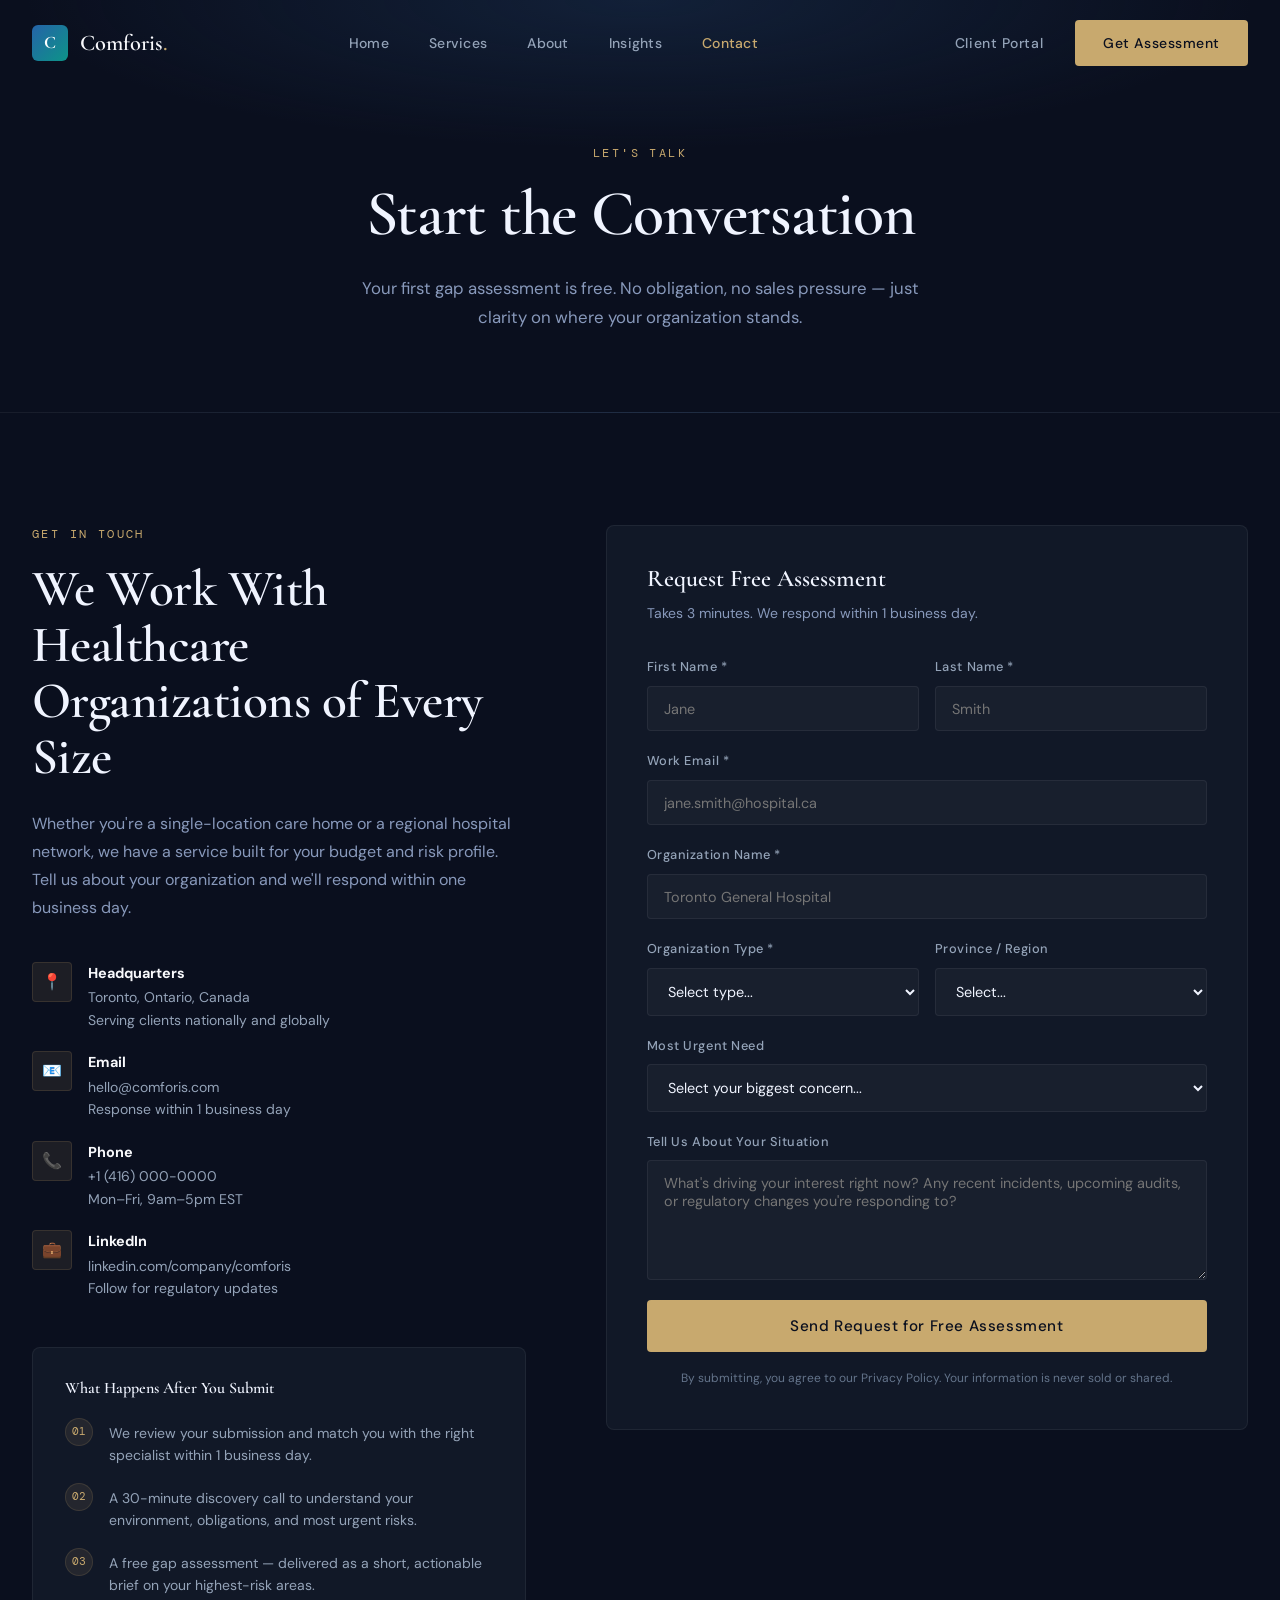
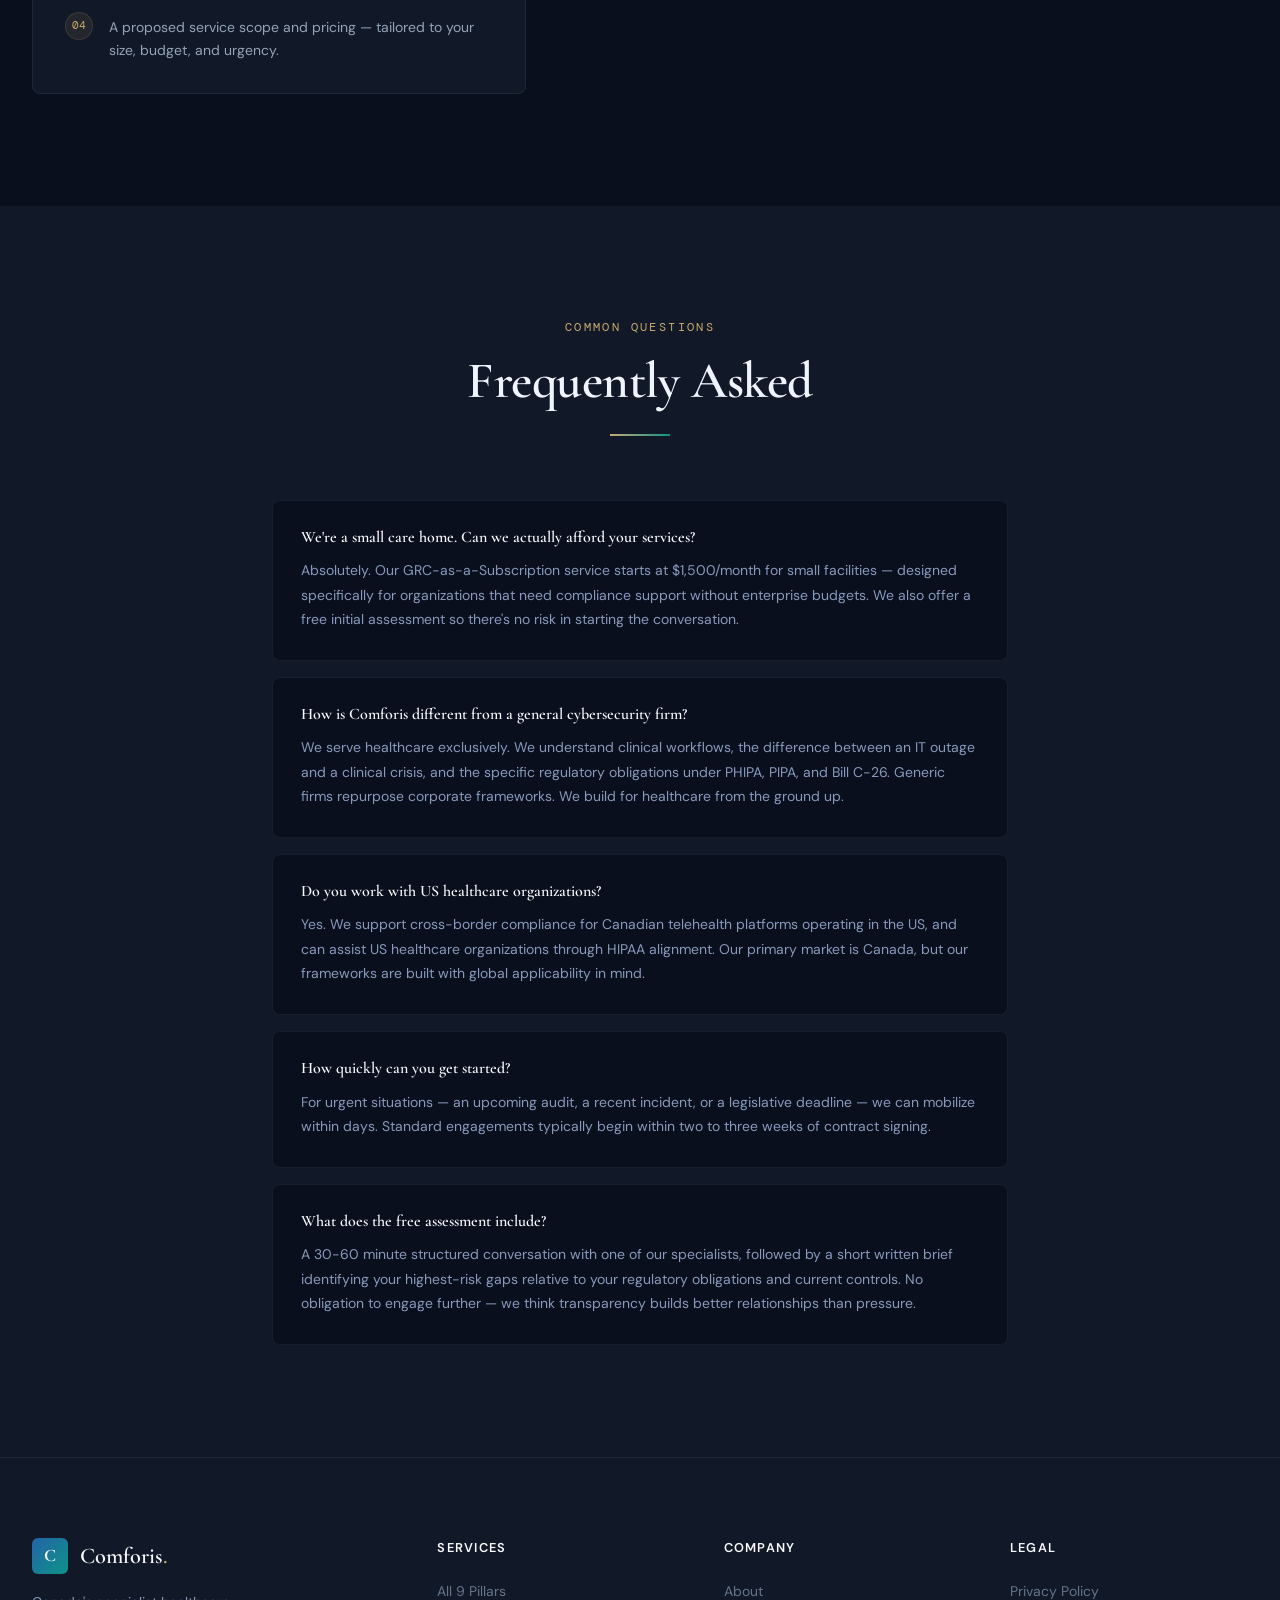
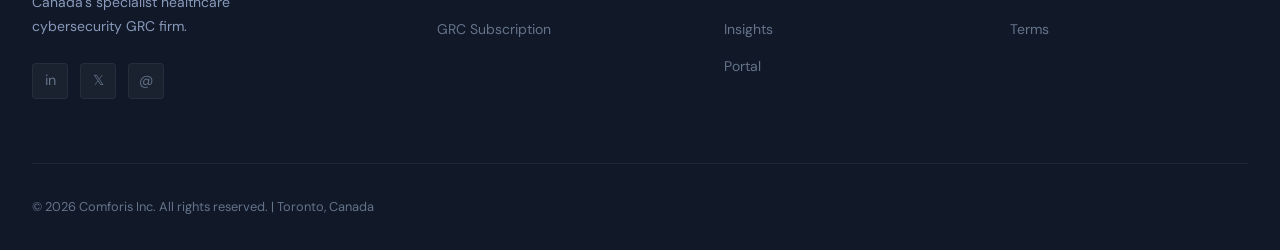
<file: contact.html>
<!DOCTYPE html>
<html lang="en">
<head>
  <meta charset="UTF-8">
  <meta name="viewport" content="width=device-width, initial-scale=1.0">
  <title>Contact — Comforis Healthcare GRC</title>
  <link rel="stylesheet" href="style.css">
</head>
<body>

<nav class="nav" id="mainNav">
  <div class="nav-inner">
    <a href="index.html" class="nav-logo">
      <div class="nav-logo-mark">C</div>
      <span class="nav-logo-text">Comforis<span>.</span></span>
    </a>
    <div class="nav-links">
      <a href="index.html">Home</a>
      <a href="services.html">Services</a>
      <a href="about.html">About</a>
      <a href="blog.html">Insights</a>
      <a href="contact.html" class="active">Contact</a>
    </div>
    <div class="nav-cta">
      <a href="portal.html" class="btn btn-ghost">Client Portal</a>
      <a href="contact.html" class="btn btn-primary">Get Assessment</a>
    </div>
    <button class="nav-toggle"><span></span><span></span><span></span></button>
  </div>
</nav>

<div class="page-header">
  <div class="container">
    <span class="section-label" style="display:flex; justify-content:center;">Let's Talk</span>
    <h1>Start the Conversation</h1>
    <p>Your first gap assessment is free. No obligation, no sales pressure — just clarity on where your organization stands.</p>
  </div>
</div>

<section>
  <div class="container">
    <div class="contact-split">
      <div class="contact-info fade-up">
        <span class="section-label">Get In Touch</span>
        <h2>We Work With Healthcare Organizations of Every Size</h2>
        <p>Whether you're a single-location care home or a regional hospital network, we have a service built for your budget and risk profile. Tell us about your organization and we'll respond within one business day.</p>
        <div class="contact-details">
          <div class="contact-detail-item">
            <div class="contact-detail-icon">📍</div>
            <div class="text">
              <strong>Headquarters</strong>
              Toronto, Ontario, Canada<br>
              Serving clients nationally and globally
            </div>
          </div>
          <div class="contact-detail-item">
            <div class="contact-detail-icon">📧</div>
            <div class="text">
              <strong>Email</strong>
              hello@comforis.com<br>
              Response within 1 business day
            </div>
          </div>
          <div class="contact-detail-item">
            <div class="contact-detail-icon">📞</div>
            <div class="text">
              <strong>Phone</strong>
              +1 (416) 000-0000<br>
              Mon–Fri, 9am–5pm EST
            </div>
          </div>
          <div class="contact-detail-item">
            <div class="contact-detail-icon">💼</div>
            <div class="text">
              <strong>LinkedIn</strong>
              linkedin.com/company/comforis<br>
              Follow for regulatory updates
            </div>
          </div>
        </div>

        <!-- WHAT TO EXPECT -->
        <div style="margin-top:3rem; padding:2rem; background:var(--navy-mid); border:1px solid var(--border-light); border-radius:var(--radius-lg);">
          <h4 style="margin-bottom:1.25rem; font-size:1rem;">What Happens After You Submit</h4>
          <div style="display:flex; flex-direction:column; gap:1rem;">
            <div style="display:flex; gap:1rem; align-items:flex-start;">
              <div style="width:28px; height:28px; border-radius:50%; background:rgba(200,169,110,0.1); border:1px solid var(--border); display:flex; align-items:center; justify-content:center; font-family:'DM Mono',monospace; font-size:0.7rem; color:var(--accent); flex-shrink:0;">01</div>
              <div style="font-size:0.875rem; color:var(--gray-300); padding-top:4px;">We review your submission and match you with the right specialist within 1 business day.</div>
            </div>
            <div style="display:flex; gap:1rem; align-items:flex-start;">
              <div style="width:28px; height:28px; border-radius:50%; background:rgba(200,169,110,0.1); border:1px solid var(--border); display:flex; align-items:center; justify-content:center; font-family:'DM Mono',monospace; font-size:0.7rem; color:var(--accent); flex-shrink:0;">02</div>
              <div style="font-size:0.875rem; color:var(--gray-300); padding-top:4px;">A 30-minute discovery call to understand your environment, obligations, and most urgent risks.</div>
            </div>
            <div style="display:flex; gap:1rem; align-items:flex-start;">
              <div style="width:28px; height:28px; border-radius:50%; background:rgba(200,169,110,0.1); border:1px solid var(--border); display:flex; align-items:center; justify-content:center; font-family:'DM Mono',monospace; font-size:0.7rem; color:var(--accent); flex-shrink:0;">03</div>
              <div style="font-size:0.875rem; color:var(--gray-300); padding-top:4px;">A free gap assessment — delivered as a short, actionable brief on your highest-risk areas.</div>
            </div>
            <div style="display:flex; gap:1rem; align-items:flex-start;">
              <div style="width:28px; height:28px; border-radius:50%; background:rgba(200,169,110,0.1); border:1px solid var(--border); display:flex; align-items:center; justify-content:center; font-family:'DM Mono',monospace; font-size:0.7rem; color:var(--accent); flex-shrink:0;">04</div>
              <div style="font-size:0.875rem; color:var(--gray-300); padding-top:4px;">A proposed service scope and pricing — tailored to your size, budget, and urgency.</div>
            </div>
          </div>
        </div>
      </div>

      <div class="fade-up delay-2">
        <div class="contact-form-wrap">
          <h3 style="margin-bottom:0.5rem; font-size:1.5rem;">Request Free Assessment</h3>
          <p style="font-size:0.875rem; margin-bottom:2rem;">Takes 3 minutes. We respond within 1 business day.</p>
          <form id="contactForm">
            <div class="form-row">
              <div class="form-group">
                <label>First Name *</label>
                <input type="text" required placeholder="Jane">
              </div>
              <div class="form-group">
                <label>Last Name *</label>
                <input type="text" required placeholder="Smith">
              </div>
            </div>
            <div class="form-group">
              <label>Work Email *</label>
              <input type="email" required placeholder="jane.smith@hospital.ca">
            </div>
            <div class="form-group">
              <label>Organization Name *</label>
              <input type="text" required placeholder="Toronto General Hospital">
            </div>
            <div class="form-row">
              <div class="form-group">
                <label>Organization Type *</label>
                <select required>
                  <option value="">Select type...</option>
                  <option>Hospital / Health System</option>
                  <option>Care Home / LTC Facility</option>
                  <option>Retirement Community</option>
                  <option>Medical Clinic</option>
                  <option>Health Tech / Telehealth</option>
                  <option>Regional Health Authority</option>
                  <option>Other Healthcare</option>
                </select>
              </div>
              <div class="form-group">
                <label>Province / Region</label>
                <select>
                  <option value="">Select...</option>
                  <option>Ontario</option>
                  <option>British Columbia</option>
                  <option>Alberta</option>
                  <option>Quebec</option>
                  <option>Other Province</option>
                  <option>United States</option>
                  <option>International</option>
                </select>
              </div>
            </div>
            <div class="form-group">
              <label>Most Urgent Need</label>
              <select>
                <option value="">Select your biggest concern...</option>
                <option>PHIPA / Privacy Compliance</option>
                <option>Bill C-26 Obligations</option>
                <option>Ransomware Preparedness</option>
                <option>Clinical AI Governance</option>
                <option>Medical Device Security</option>
                <option>Cyber Insurance Qualification</option>
                <option>General GRC Program Build</option>
                <option>vCISO / Ongoing Support</option>
                <option>Not Sure — Need Assessment</option>
              </select>
            </div>
            <div class="form-group">
              <label>Tell Us About Your Situation</label>
              <textarea placeholder="What's driving your interest right now? Any recent incidents, upcoming audits, or regulatory changes you're responding to?"></textarea>
            </div>
            <button type="submit" class="btn btn-primary form-submit btn-lg">Send Request for Free Assessment</button>
          </form>
          <p style="text-align:center; font-size:0.75rem; color:var(--gray-500); margin-top:1rem;">By submitting, you agree to our Privacy Policy. Your information is never sold or shared.</p>
        </div>
      </div>
    </div>
  </div>
</section>

<!-- FAQ -->
<section class="bg-alt">
  <div class="container" style="max-width:800px;">
    <div class="section-header fade-up">
      <span class="section-label">Common Questions</span>
      <h2>Frequently Asked</h2>
      <div class="divider"></div>
    </div>
    <div style="display:flex; flex-direction:column; gap:1rem;" class="fade-up">
      <div style="background:var(--navy); border:1px solid var(--border-light); border-radius:var(--radius-lg); padding:1.75rem;">
        <h4 style="font-size:1rem; margin-bottom:0.75rem; color:var(--white);">We're a small care home. Can we actually afford your services?</h4>
        <p style="font-size:0.875rem;">Absolutely. Our GRC-as-a-Subscription service starts at $1,500/month for small facilities — designed specifically for organizations that need compliance support without enterprise budgets. We also offer a free initial assessment so there's no risk in starting the conversation.</p>
      </div>
      <div style="background:var(--navy); border:1px solid var(--border-light); border-radius:var(--radius-lg); padding:1.75rem;">
        <h4 style="font-size:1rem; margin-bottom:0.75rem; color:var(--white);">How is Comforis different from a general cybersecurity firm?</h4>
        <p style="font-size:0.875rem;">We serve healthcare exclusively. We understand clinical workflows, the difference between an IT outage and a clinical crisis, and the specific regulatory obligations under PHIPA, PIPA, and Bill C-26. Generic firms repurpose corporate frameworks. We build for healthcare from the ground up.</p>
      </div>
      <div style="background:var(--navy); border:1px solid var(--border-light); border-radius:var(--radius-lg); padding:1.75rem;">
        <h4 style="font-size:1rem; margin-bottom:0.75rem; color:var(--white);">Do you work with US healthcare organizations?</h4>
        <p style="font-size:0.875rem;">Yes. We support cross-border compliance for Canadian telehealth platforms operating in the US, and can assist US healthcare organizations through HIPAA alignment. Our primary market is Canada, but our frameworks are built with global applicability in mind.</p>
      </div>
      <div style="background:var(--navy); border:1px solid var(--border-light); border-radius:var(--radius-lg); padding:1.75rem;">
        <h4 style="font-size:1rem; margin-bottom:0.75rem; color:var(--white);">How quickly can you get started?</h4>
        <p style="font-size:0.875rem;">For urgent situations — an upcoming audit, a recent incident, or a legislative deadline — we can mobilize within days. Standard engagements typically begin within two to three weeks of contract signing.</p>
      </div>
      <div style="background:var(--navy); border:1px solid var(--border-light); border-radius:var(--radius-lg); padding:1.75rem;">
        <h4 style="font-size:1rem; margin-bottom:0.75rem; color:var(--white);">What does the free assessment include?</h4>
        <p style="font-size:0.875rem;">A 30-60 minute structured conversation with one of our specialists, followed by a short written brief identifying your highest-risk gaps relative to your regulatory obligations and current controls. No obligation to engage further — we think transparency builds better relationships than pressure.</p>
      </div>
    </div>
  </div>
</section>

<footer>
  <div class="container">
    <div class="footer-top">
      <div class="footer-brand">
        <a href="index.html" class="nav-logo">
          <div class="nav-logo-mark">C</div>
          <span class="nav-logo-text">Comforis<span>.</span></span>
        </a>
        <p>Canada's specialist healthcare cybersecurity GRC firm.</p>
        <div class="social-links">
          <a href="#" class="social-link">in</a>
          <a href="#" class="social-link">𝕏</a>
          <a href="#" class="social-link">@</a>
        </div>
      </div>
      <div class="footer-col">
        <h5>Services</h5>
        <ul>
          <li><a href="services.html">All 9 Pillars</a></li>
          <li><a href="services.html">GRC Subscription</a></li>
        </ul>
      </div>
      <div class="footer-col">
        <h5>Company</h5>
        <ul>
          <li><a href="about.html">About</a></li>
          <li><a href="blog.html">Insights</a></li>
          <li><a href="portal.html">Portal</a></li>
        </ul>
      </div>
      <div class="footer-col">
        <h5>Legal</h5>
        <ul>
          <li><a href="#">Privacy Policy</a></li>
          <li><a href="#">Terms</a></li>
        </ul>
      </div>
    </div>
    <div class="footer-bottom">
      <p>© 2026 Comforis Inc. All rights reserved. | Toronto, Canada</p>
    </div>
  </div>
</footer>

<script src="main.js"></script>
</body>
</html>
</file>
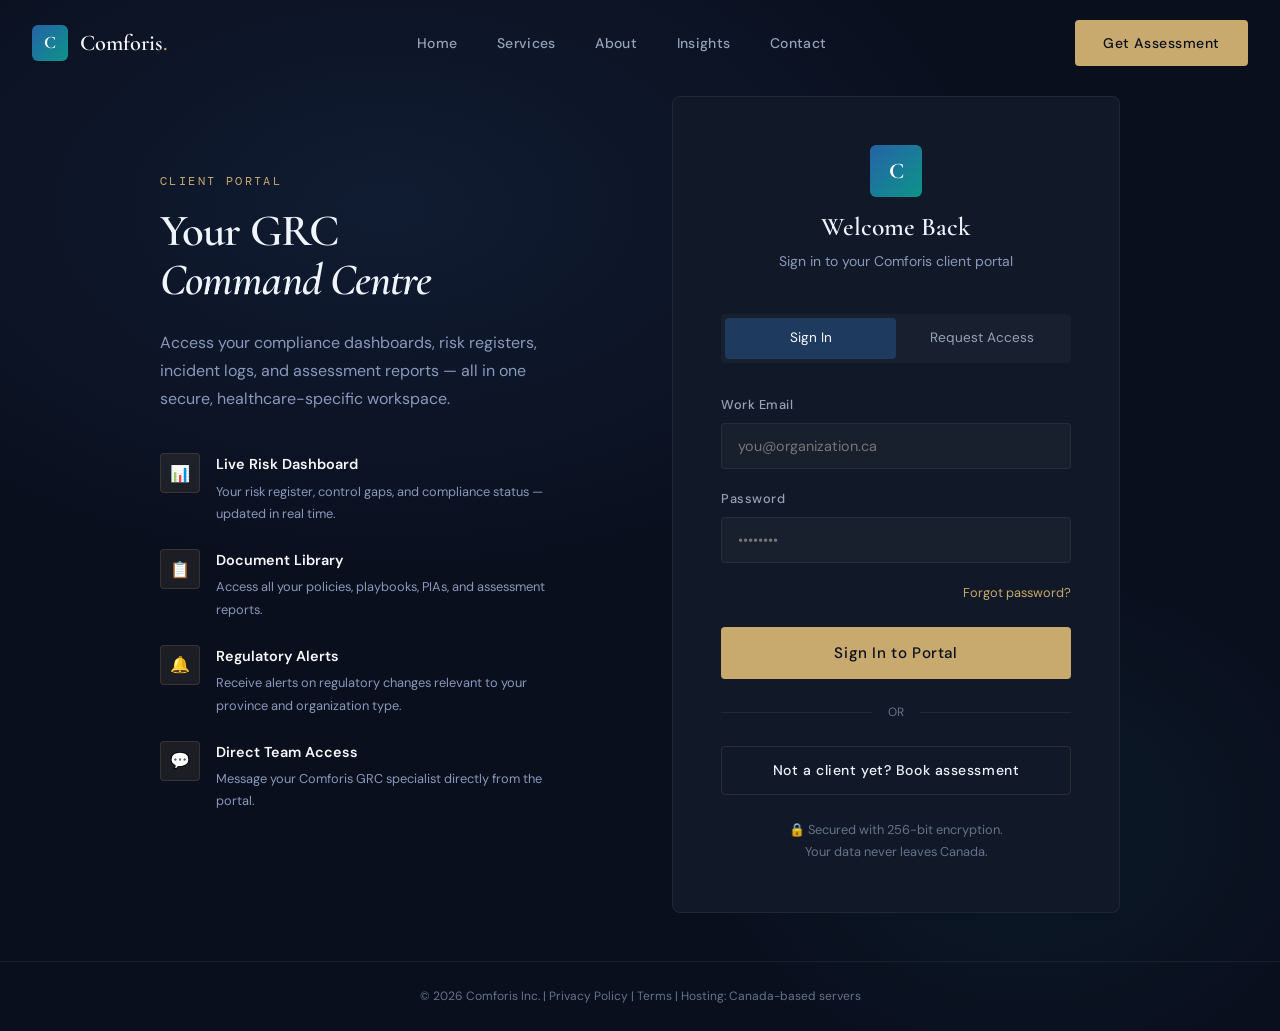
<file: portal.html>
<!DOCTYPE html>
<html lang="en">
<head>
  <meta charset="UTF-8">
  <meta name="viewport" content="width=device-width, initial-scale=1.0">
  <title>Client Portal — Comforis Healthcare GRC</title>
  <link rel="stylesheet" href="style.css">
  <style>
    .portal-page {
      min-height: 100vh;
      display: flex;
      flex-direction: column;
      background:
        radial-gradient(ellipse 80% 60% at 30% 20%, rgba(30,58,95,0.3) 0%, transparent 60%),
        radial-gradient(ellipse 50% 50% at 80% 80%, rgba(13,148,136,0.08) 0%, transparent 50%),
        var(--navy);
    }
    .portal-main {
      flex: 1;
      display: flex;
      align-items: center;
      justify-content: center;
      padding: 6rem 1rem 3rem;
    }
    .portal-grid {
      width: 100%;
      max-width: 960px;
      display: grid;
      grid-template-columns: 1fr 1fr;
      gap: 4rem;
      align-items: center;
    }
    .portal-left { padding-right: 2rem; }
    .portal-left h1 { font-size: 2.8rem; margin-bottom: 1.5rem; }
    .portal-feature { display: flex; gap: 1rem; margin-bottom: 1.5rem; align-items: flex-start; }
    .portal-feature-icon { width: 40px; height: 40px; border-radius: var(--radius); background: rgba(200,169,110,0.1); border: 1px solid var(--border); display: flex; align-items: center; justify-content: center; font-size: 1rem; flex-shrink: 0; }
    .portal-feature-text h5 { font-family: 'DM Sans', sans-serif; font-size: 0.9rem; font-weight: 600; color: var(--white); margin-bottom: 0.25rem; }
    .portal-feature-text p { font-size: 0.8rem; margin: 0; }
    #loginForm, #registerForm { display: block; }
    #registerForm { display: none; }
    @media (max-width: 768px) {
      .portal-grid { grid-template-columns: 1fr; gap: 2rem; }
      .portal-left { display: none; }
    }
  </style>
</head>
<body>

<nav class="nav scrolled" id="mainNav">
  <div class="nav-inner">
    <a href="index.html" class="nav-logo">
      <div class="nav-logo-mark">C</div>
      <span class="nav-logo-text">Comforis<span>.</span></span>
    </a>
    <div class="nav-links">
      <a href="index.html">Home</a>
      <a href="services.html">Services</a>
      <a href="about.html">About</a>
      <a href="blog.html">Insights</a>
      <a href="contact.html">Contact</a>
    </div>
    <div class="nav-cta">
      <a href="contact.html" class="btn btn-primary">Get Assessment</a>
    </div>
    <button class="nav-toggle"><span></span><span></span><span></span></button>
  </div>
</nav>

<div class="portal-page">
  <div class="portal-main">
    <div class="portal-grid">

      <!-- LEFT: Pitch -->
      <div class="portal-left fade-up">
        <span class="section-label">Client Portal</span>
        <h1>Your GRC<br><em>Command Centre</em></h1>
        <p style="margin-bottom:2.5rem;">Access your compliance dashboards, risk registers, incident logs, and assessment reports — all in one secure, healthcare-specific workspace.</p>
        <div class="portal-feature">
          <div class="portal-feature-icon">📊</div>
          <div class="portal-feature-text">
            <h5>Live Risk Dashboard</h5>
            <p>Your risk register, control gaps, and compliance status — updated in real time.</p>
          </div>
        </div>
        <div class="portal-feature">
          <div class="portal-feature-icon">📋</div>
          <div class="portal-feature-text">
            <h5>Document Library</h5>
            <p>Access all your policies, playbooks, PIAs, and assessment reports.</p>
          </div>
        </div>
        <div class="portal-feature">
          <div class="portal-feature-icon">🔔</div>
          <div class="portal-feature-text">
            <h5>Regulatory Alerts</h5>
            <p>Receive alerts on regulatory changes relevant to your province and organization type.</p>
          </div>
        </div>
        <div class="portal-feature">
          <div class="portal-feature-icon">💬</div>
          <div class="portal-feature-text">
            <h5>Direct Team Access</h5>
            <p>Message your Comforis GRC specialist directly from the portal.</p>
          </div>
        </div>
      </div>

      <!-- RIGHT: Auth Form -->
      <div class="fade-up delay-2">
        <div class="portal-wrap">
          <div class="portal-logo">
            <div class="nav-logo-mark">C</div>
            <h3>Welcome Back</h3>
            <p>Sign in to your Comforis client portal</p>
          </div>

          <div class="portal-tabs">
            <div class="portal-tab active" data-tab="loginForm" onclick="switchTab('loginForm', this)">Sign In</div>
            <div class="portal-tab" data-tab="registerForm" onclick="switchTab('registerForm', this)">Request Access</div>
          </div>

          <!-- LOGIN FORM -->
          <form id="loginForm" onsubmit="handlePortalLogin(event)">
            <div class="form-group">
              <label>Work Email</label>
              <input type="email" required placeholder="you@organization.ca">
            </div>
            <div class="form-group">
              <label>Password</label>
              <input type="password" required placeholder="••••••••">
            </div>
            <div style="display:flex; justify-content:flex-end; margin-bottom:1.5rem;">
              <a href="#" style="font-size:0.8rem; color:var(--accent);">Forgot password?</a>
            </div>
            <button type="submit" class="btn btn-primary form-submit">Sign In to Portal</button>
            <div class="portal-divider"><span>OR</span></div>
            <a href="contact.html" class="btn btn-outline" style="display:flex; justify-content:center;">Not a client yet? Book assessment</a>
          </form>

          <!-- REGISTER FORM -->
          <form id="registerForm" style="display:none;" onsubmit="handlePortalRegister(event)">
            <div class="form-group">
              <label>Full Name</label>
              <input type="text" required placeholder="Jane Smith">
            </div>
            <div class="form-group">
              <label>Work Email</label>
              <input type="email" required placeholder="jane@hospital.ca">
            </div>
            <div class="form-group">
              <label>Organization</label>
              <input type="text" required placeholder="Toronto General Hospital">
            </div>
            <div class="form-group">
              <label>Your Role</label>
              <select required>
                <option value="">Select...</option>
                <option>CEO / Executive Director</option>
                <option>CIO / IT Director</option>
                <option>Privacy Officer</option>
                <option>Risk / Compliance Manager</option>
                <option>Administrator</option>
                <option>Other</option>
              </select>
            </div>
            <button type="submit" class="btn btn-primary form-submit">Request Portal Access</button>
            <p style="text-align:center; font-size:0.75rem; color:var(--gray-500); margin-top:1rem;">Access is granted to active Comforis clients. <a href="contact.html" style="color:var(--accent);">Not a client yet?</a></p>
          </form>

          <p class="portal-form-footer">
            🔒 Secured with 256-bit encryption. <br>
            Your data never leaves Canada.
          </p>
        </div>
      </div>

    </div>
  </div>

  <!-- Mini footer -->
  <div style="text-align:center; padding:1.5rem; border-top:1px solid var(--border-light);">
    <p style="font-size:0.75rem; color:var(--gray-500);">© 2026 Comforis Inc. | <a href="#" style="color:var(--gray-500);">Privacy Policy</a> | <a href="#" style="color:var(--gray-500);">Terms</a> | Hosting: Canada-based servers</p>
  </div>
</div>

<script src="main.js"></script>
<script>
function switchTab(targetId, clickedEl) {
  document.querySelectorAll('.portal-tab').forEach(t => t.classList.remove('active'));
  clickedEl.classList.add('active');
  document.getElementById('loginForm').style.display = 'none';
  document.getElementById('registerForm').style.display = 'none';
  document.getElementById(targetId).style.display = 'block';
  document.querySelector('.portal-logo h3').textContent = targetId === 'loginForm' ? 'Welcome Back' : 'Request Access';
  document.querySelector('.portal-logo p').textContent = targetId === 'loginForm' ? 'Sign in to your Comforis client portal' : 'Active clients only — request portal credentials';
}

function handlePortalLogin(e) {
  e.preventDefault();
  const btn = e.target.querySelector('button[type="submit"]');
  btn.textContent = 'Signing in...';
  setTimeout(() => {
    btn.textContent = 'Sign In to Portal';
    alert('Demo mode: Portal login coming soon. Contact hello@comforis.com for access.');
  }, 1200);
}

function handlePortalRegister(e) {
  e.preventDefault();
  const btn = e.target.querySelector('button[type="submit"]');
  btn.textContent = 'Sending request...';
  setTimeout(() => {
    btn.textContent = '✓ Request Sent';
    btn.style.background = 'var(--teal)';
    e.target.reset();
    setTimeout(() => { btn.textContent = 'Request Portal Access'; btn.style.background = ''; }, 3000);
  }, 1200);
}
</script>
</body>
</html>
</file>
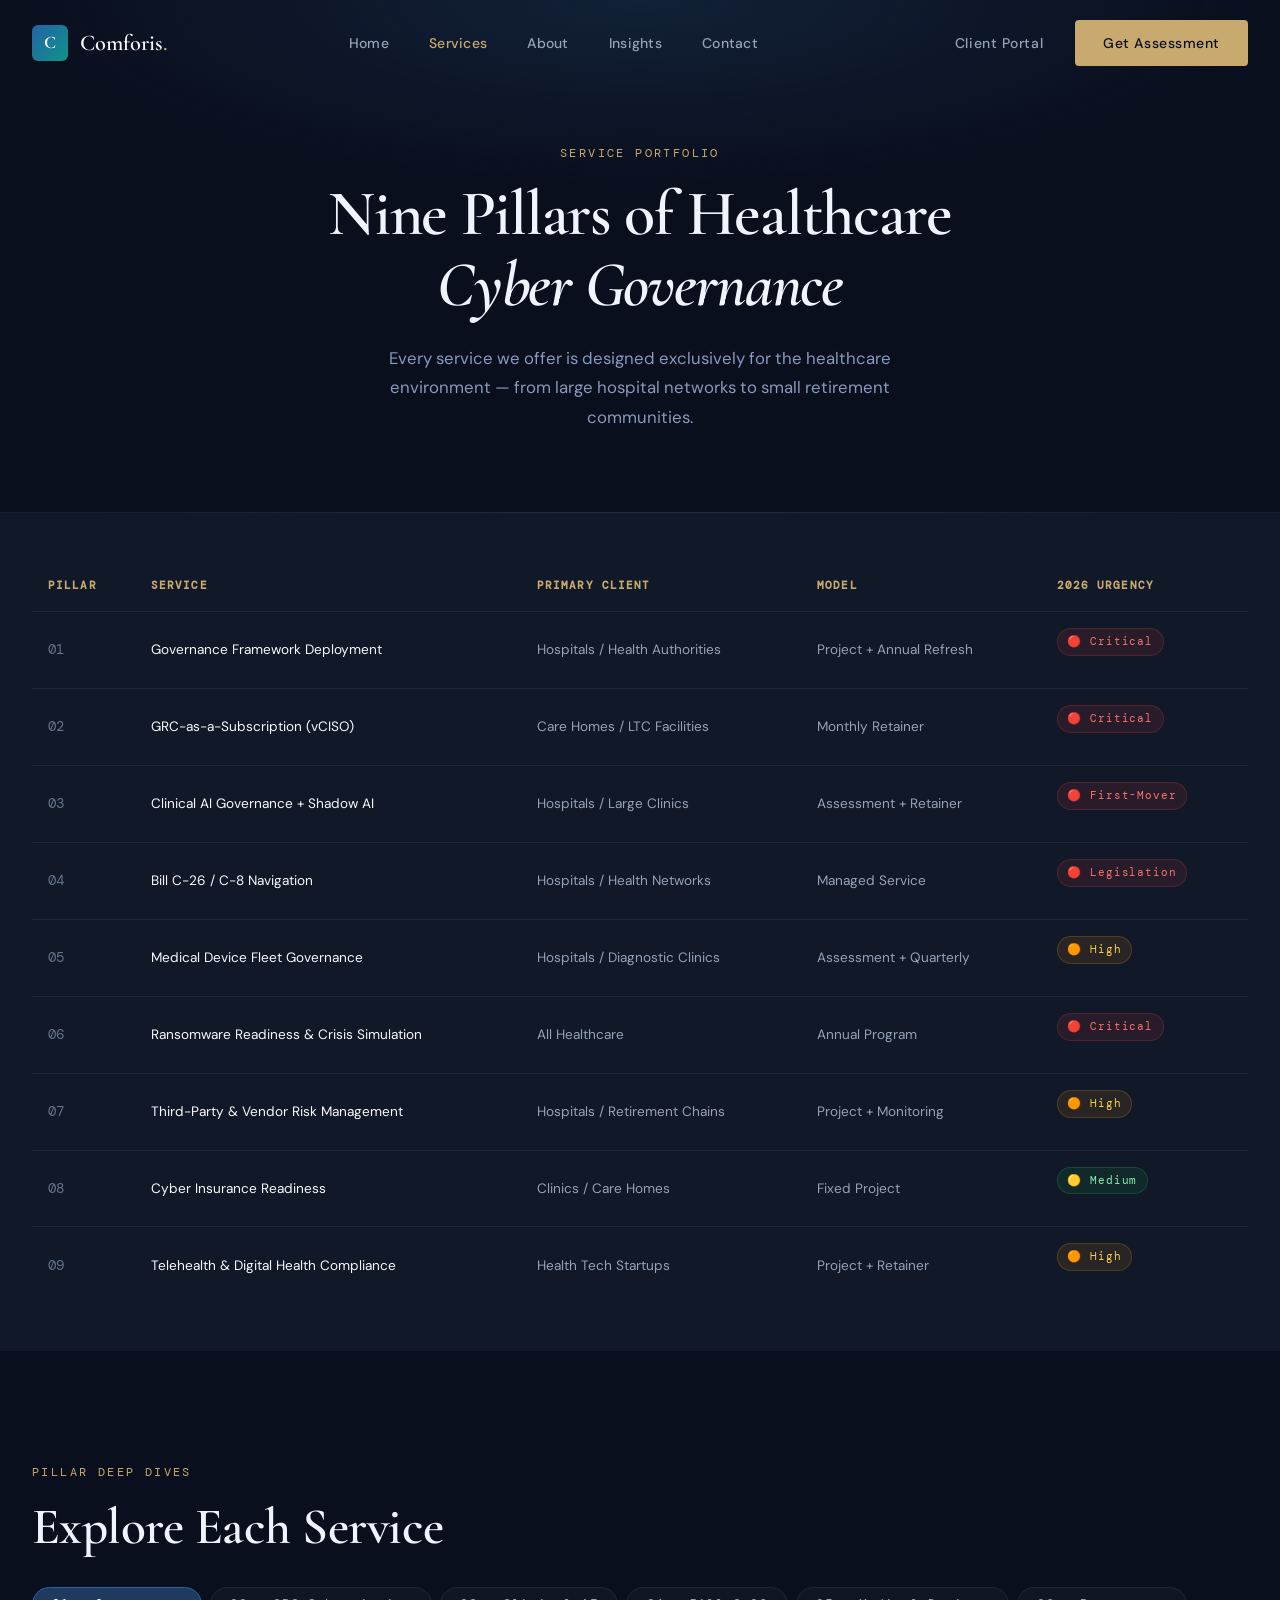
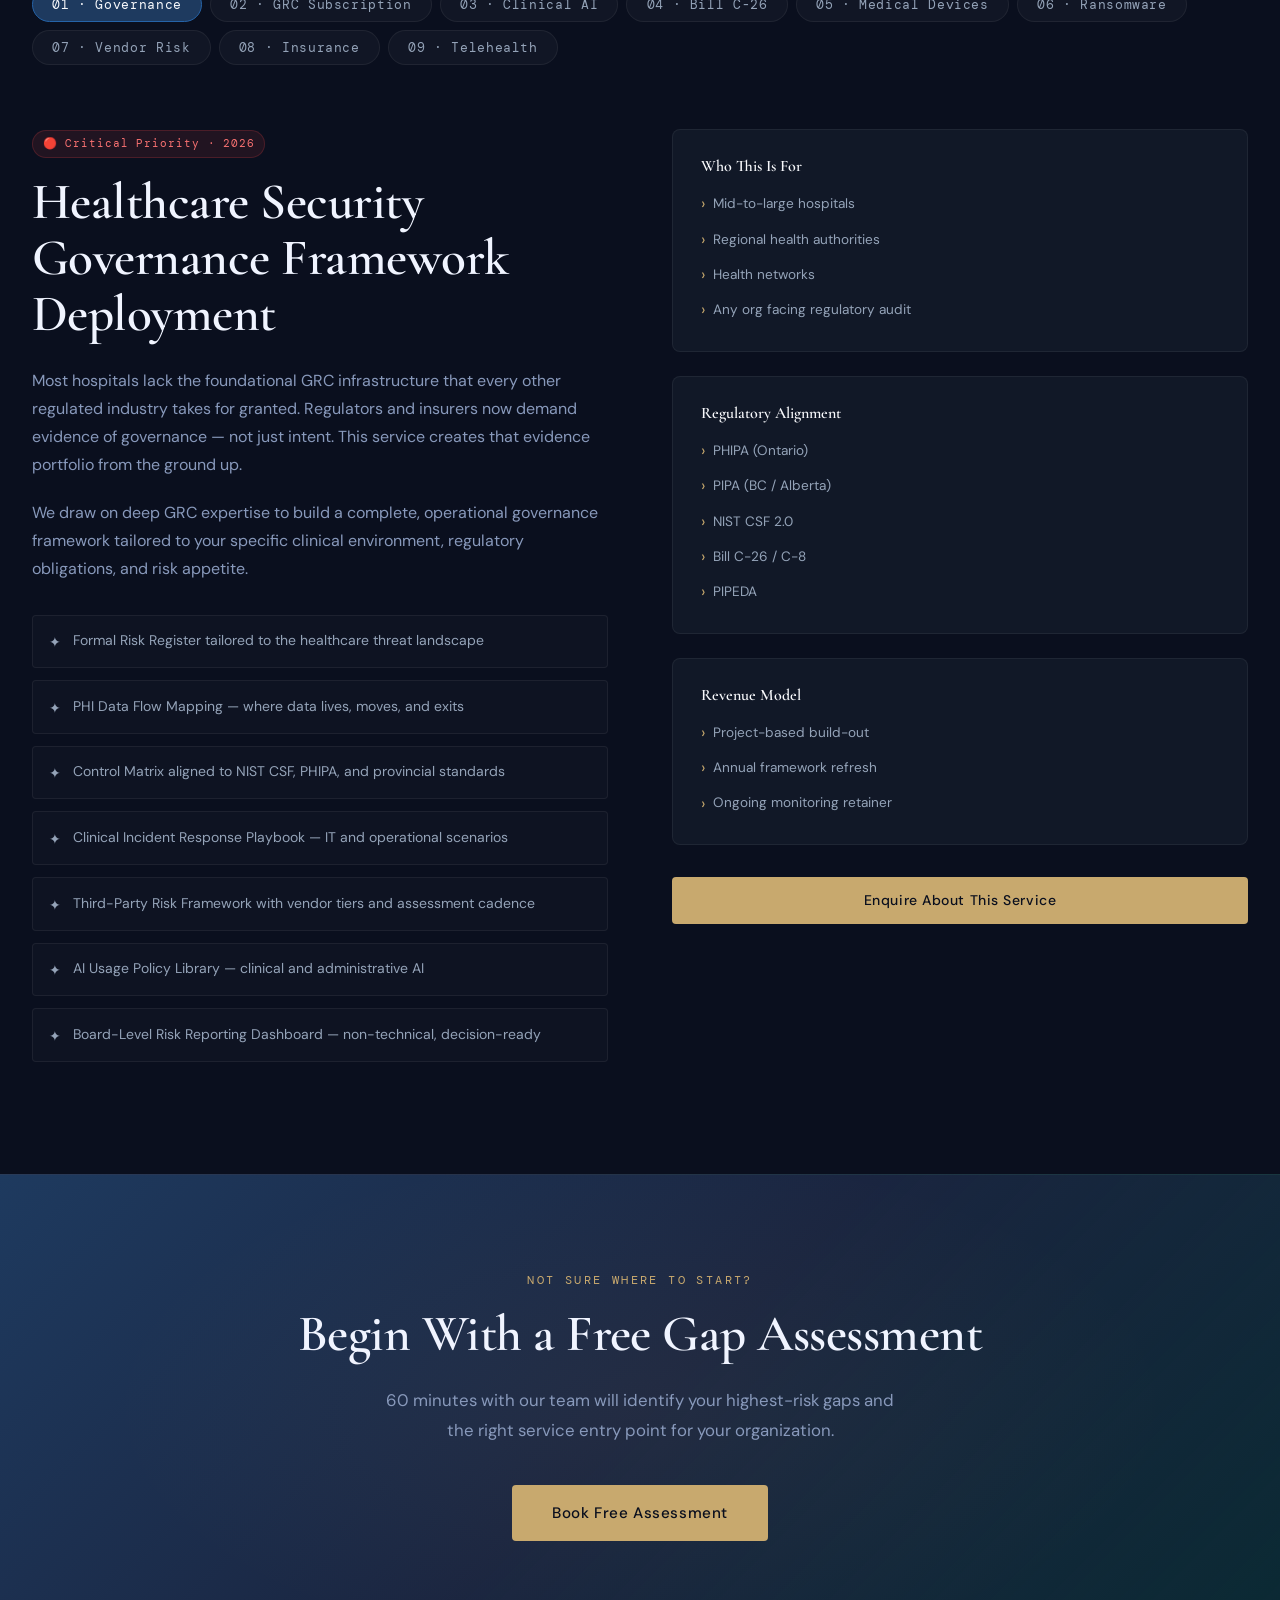
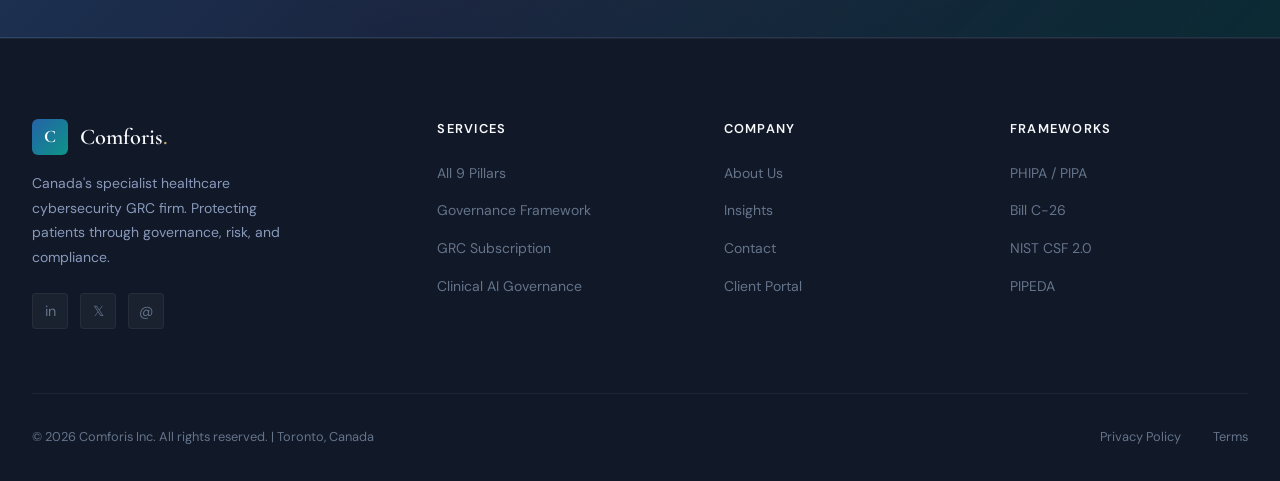
<file: services.html>
<!DOCTYPE html>
<html lang="en">
<head>
  <meta charset="UTF-8">
  <meta name="viewport" content="width=device-width, initial-scale=1.0">
  <title>Services — Comforis Healthcare GRC</title>
  <meta name="description" content="Nine specialist GRC service pillars for hospitals, care homes, and health networks across Canada.">
  <link rel="stylesheet" href="style.css">
</head>
<body>

<nav class="nav" id="mainNav">
  <div class="nav-inner">
    <a href="index.html" class="nav-logo">
      <div class="nav-logo-mark">C</div>
      <span class="nav-logo-text">Comforis<span>.</span></span>
    </a>
    <div class="nav-links">
      <a href="index.html">Home</a>
      <a href="services.html" class="active">Services</a>
      <a href="about.html">About</a>
      <a href="blog.html">Insights</a>
      <a href="contact.html">Contact</a>
    </div>
    <div class="nav-cta">
      <a href="portal.html" class="btn btn-ghost">Client Portal</a>
      <a href="contact.html" class="btn btn-primary">Get Assessment</a>
    </div>
    <button class="nav-toggle"><span></span><span></span><span></span></button>
  </div>
</nav>

<div class="page-header">
  <div class="container">
    <span class="section-label" style="justify-content:center; display:flex;">Service Portfolio</span>
    <h1>Nine Pillars of Healthcare<br><em>Cyber Governance</em></h1>
    <p>Every service we offer is designed exclusively for the healthcare environment — from large hospital networks to small retirement communities.</p>
  </div>
</div>

<!-- SERVICE MATRIX TABLE -->
<section class="bg-alt" style="padding: 3rem 0;">
  <div class="container">
    <div style="overflow-x:auto;">
      <table style="width:100%; border-collapse:collapse; font-size:0.85rem;">
        <thead>
          <tr style="border-bottom: 1px solid var(--border-light);">
            <th style="text-align:left; padding:1rem; color:var(--accent); font-family:'DM Mono',monospace; font-size:0.7rem; letter-spacing:0.1em; text-transform:uppercase;">Pillar</th>
            <th style="text-align:left; padding:1rem; color:var(--accent); font-family:'DM Mono',monospace; font-size:0.7rem; letter-spacing:0.1em; text-transform:uppercase;">Service</th>
            <th style="text-align:left; padding:1rem; color:var(--accent); font-family:'DM Mono',monospace; font-size:0.7rem; letter-spacing:0.1em; text-transform:uppercase;">Primary Client</th>
            <th style="text-align:left; padding:1rem; color:var(--accent); font-family:'DM Mono',monospace; font-size:0.7rem; letter-spacing:0.1em; text-transform:uppercase;">Model</th>
            <th style="text-align:left; padding:1rem; color:var(--accent); font-family:'DM Mono',monospace; font-size:0.7rem; letter-spacing:0.1em; text-transform:uppercase;">2026 Urgency</th>
          </tr>
        </thead>
        <tbody>
          <tr style="border-bottom: 1px solid var(--border-light);">
            <td style="padding:1rem; color:var(--gray-500); font-family:'DM Mono',monospace;">01</td>
            <td style="padding:1rem; color:var(--white);">Governance Framework Deployment</td>
            <td style="padding:1rem; color:var(--gray-300);">Hospitals / Health Authorities</td>
            <td style="padding:1rem; color:var(--gray-300);">Project + Annual Refresh</td>
            <td style="padding:1rem;"><span class="urgency-badge urgency-critical">🔴 Critical</span></td>
          </tr>
          <tr style="border-bottom: 1px solid var(--border-light);">
            <td style="padding:1rem; color:var(--gray-500); font-family:'DM Mono',monospace;">02</td>
            <td style="padding:1rem; color:var(--white);">GRC-as-a-Subscription (vCISO)</td>
            <td style="padding:1rem; color:var(--gray-300);">Care Homes / LTC Facilities</td>
            <td style="padding:1rem; color:var(--gray-300);">Monthly Retainer</td>
            <td style="padding:1rem;"><span class="urgency-badge urgency-critical">🔴 Critical</span></td>
          </tr>
          <tr style="border-bottom: 1px solid var(--border-light);">
            <td style="padding:1rem; color:var(--gray-500); font-family:'DM Mono',monospace;">03</td>
            <td style="padding:1rem; color:var(--white);">Clinical AI Governance + Shadow AI</td>
            <td style="padding:1rem; color:var(--gray-300);">Hospitals / Large Clinics</td>
            <td style="padding:1rem; color:var(--gray-300);">Assessment + Retainer</td>
            <td style="padding:1rem;"><span class="urgency-badge urgency-critical">🔴 First-Mover</span></td>
          </tr>
          <tr style="border-bottom: 1px solid var(--border-light);">
            <td style="padding:1rem; color:var(--gray-500); font-family:'DM Mono',monospace;">04</td>
            <td style="padding:1rem; color:var(--white);">Bill C-26 / C-8 Navigation</td>
            <td style="padding:1rem; color:var(--gray-300);">Hospitals / Health Networks</td>
            <td style="padding:1rem; color:var(--gray-300);">Managed Service</td>
            <td style="padding:1rem;"><span class="urgency-badge urgency-critical">🔴 Legislation</span></td>
          </tr>
          <tr style="border-bottom: 1px solid var(--border-light);">
            <td style="padding:1rem; color:var(--gray-500); font-family:'DM Mono',monospace;">05</td>
            <td style="padding:1rem; color:var(--white);">Medical Device Fleet Governance</td>
            <td style="padding:1rem; color:var(--gray-300);">Hospitals / Diagnostic Clinics</td>
            <td style="padding:1rem; color:var(--gray-300);">Assessment + Quarterly</td>
            <td style="padding:1rem;"><span class="urgency-badge urgency-high">🟠 High</span></td>
          </tr>
          <tr style="border-bottom: 1px solid var(--border-light);">
            <td style="padding:1rem; color:var(--gray-500); font-family:'DM Mono',monospace;">06</td>
            <td style="padding:1rem; color:var(--white);">Ransomware Readiness & Crisis Simulation</td>
            <td style="padding:1rem; color:var(--gray-300);">All Healthcare</td>
            <td style="padding:1rem; color:var(--gray-300);">Annual Program</td>
            <td style="padding:1rem;"><span class="urgency-badge urgency-critical">🔴 Critical</span></td>
          </tr>
          <tr style="border-bottom: 1px solid var(--border-light);">
            <td style="padding:1rem; color:var(--gray-500); font-family:'DM Mono',monospace;">07</td>
            <td style="padding:1rem; color:var(--white);">Third-Party & Vendor Risk Management</td>
            <td style="padding:1rem; color:var(--gray-300);">Hospitals / Retirement Chains</td>
            <td style="padding:1rem; color:var(--gray-300);">Project + Monitoring</td>
            <td style="padding:1rem;"><span class="urgency-badge urgency-high">🟠 High</span></td>
          </tr>
          <tr style="border-bottom: 1px solid var(--border-light);">
            <td style="padding:1rem; color:var(--gray-500); font-family:'DM Mono',monospace;">08</td>
            <td style="padding:1rem; color:var(--white);">Cyber Insurance Readiness</td>
            <td style="padding:1rem; color:var(--gray-300);">Clinics / Care Homes</td>
            <td style="padding:1rem; color:var(--gray-300);">Fixed Project</td>
            <td style="padding:1rem;"><span class="urgency-badge urgency-medium">🟡 Medium</span></td>
          </tr>
          <tr>
            <td style="padding:1rem; color:var(--gray-500); font-family:'DM Mono',monospace;">09</td>
            <td style="padding:1rem; color:var(--white);">Telehealth & Digital Health Compliance</td>
            <td style="padding:1rem; color:var(--gray-300);">Health Tech Startups</td>
            <td style="padding:1rem; color:var(--gray-300);">Project + Retainer</td>
            <td style="padding:1rem;"><span class="urgency-badge urgency-high">🟠 High</span></td>
          </tr>
        </tbody>
      </table>
    </div>
  </div>
</section>

<!-- PILLAR DETAIL -->
<section id="pillars">
  <div class="container">
    <span class="section-label">Pillar Deep Dives</span>
    <h2 style="margin-bottom:2rem;">Explore Each Service</h2>
    <div class="pillar-nav">
      <button class="pillar-nav-btn active" data-pillar="p1">01 · Governance</button>
      <button class="pillar-nav-btn" data-pillar="p2">02 · GRC Subscription</button>
      <button class="pillar-nav-btn" data-pillar="p3">03 · Clinical AI</button>
      <button class="pillar-nav-btn" data-pillar="p4">04 · Bill C-26</button>
      <button class="pillar-nav-btn" data-pillar="p5">05 · Medical Devices</button>
      <button class="pillar-nav-btn" data-pillar="p6">06 · Ransomware</button>
      <button class="pillar-nav-btn" data-pillar="p7">07 · Vendor Risk</button>
      <button class="pillar-nav-btn" data-pillar="p8">08 · Insurance</button>
      <button class="pillar-nav-btn" data-pillar="p9">09 · Telehealth</button>
    </div>

    <!-- P1 -->
    <div class="pillar-detail active" id="p1">
      <div class="pillar-detail-left">
        <span class="urgency-badge urgency-critical">🔴 Critical Priority · 2026</span>
        <h2>Healthcare Security Governance Framework Deployment</h2>
        <p>Most hospitals lack the foundational GRC infrastructure that every other regulated industry takes for granted. Regulators and insurers now demand evidence of governance — not just intent. This service creates that evidence portfolio from the ground up.</p>
        <p>We draw on deep GRC expertise to build a complete, operational governance framework tailored to your specific clinical environment, regulatory obligations, and risk appetite.</p>
        <div class="deliverable-list">
          <div class="deliverable-item"><span class="deliverable-icon">✦</span><span>Formal Risk Register tailored to the healthcare threat landscape</span></div>
          <div class="deliverable-item"><span class="deliverable-icon">✦</span><span>PHI Data Flow Mapping — where data lives, moves, and exits</span></div>
          <div class="deliverable-item"><span class="deliverable-icon">✦</span><span>Control Matrix aligned to NIST CSF, PHIPA, and provincial standards</span></div>
          <div class="deliverable-item"><span class="deliverable-icon">✦</span><span>Clinical Incident Response Playbook — IT and operational scenarios</span></div>
          <div class="deliverable-item"><span class="deliverable-icon">✦</span><span>Third-Party Risk Framework with vendor tiers and assessment cadence</span></div>
          <div class="deliverable-item"><span class="deliverable-icon">✦</span><span>AI Usage Policy Library — clinical and administrative AI</span></div>
          <div class="deliverable-item"><span class="deliverable-icon">✦</span><span>Board-Level Risk Reporting Dashboard — non-technical, decision-ready</span></div>
        </div>
      </div>
      <div class="pillar-sidebar">
        <div class="sidebar-card">
          <h4>Who This Is For</h4>
          <ul>
            <li>Mid-to-large hospitals</li>
            <li>Regional health authorities</li>
            <li>Health networks</li>
            <li>Any org facing regulatory audit</li>
          </ul>
        </div>
        <div class="sidebar-card">
          <h4>Regulatory Alignment</h4>
          <ul>
            <li>PHIPA (Ontario)</li>
            <li>PIPA (BC / Alberta)</li>
            <li>NIST CSF 2.0</li>
            <li>Bill C-26 / C-8</li>
            <li>PIPEDA</li>
          </ul>
        </div>
        <div class="sidebar-card">
          <h4>Revenue Model</h4>
          <ul>
            <li>Project-based build-out</li>
            <li>Annual framework refresh</li>
            <li>Ongoing monitoring retainer</li>
          </ul>
        </div>
        <a href="contact.html" class="btn btn-primary" style="display:flex; justify-content:center; margin-top:0.5rem;">Enquire About This Service</a>
      </div>
    </div>

    <!-- P2 -->
    <div class="pillar-detail" id="p2">
      <div class="pillar-detail-left">
        <span class="urgency-badge urgency-critical">🔴 Critical · Recurring Revenue</span>
        <h2>GRC-as-a-Subscription — The Care Home Franchise Model</h2>
        <p>Small-to-medium care homes and retirement communities are the forgotten tier. They carry the same PHI liability as hospitals but have 0.5% of the budget and zero security staff. We productize compliance so it's affordable, repeatable, and scalable.</p>
        <p>You become their Virtual Security Officer — owning the risk register, managing compliance, training staff, and reporting to ownership — all on a flat monthly retainer.</p>
        <div class="deliverable-list">
          <div class="deliverable-item"><span class="deliverable-icon">✦</span><span>Virtual Security Officer (vCISO) function — we are your security team</span></div>
          <div class="deliverable-item"><span class="deliverable-icon">✦</span><span>PHIPA / PIPA / provincial compliance management</span></div>
          <div class="deliverable-item"><span class="deliverable-icon">✦</span><span>Risk register ownership and quarterly updates</span></div>
          <div class="deliverable-item"><span class="deliverable-icon">✦</span><span>Shift-friendly staff security awareness training (PSWs, nurses, admin)</span></div>
          <div class="deliverable-item"><span class="deliverable-icon">✦</span><span>Vendor contract and DPA review</span></div>
          <div class="deliverable-item"><span class="deliverable-icon">✦</span><span>EHR migration GRC support — security embedded in digital transition</span></div>
          <div class="deliverable-item"><span class="deliverable-icon">✦</span><span>Quarterly board/ownership compliance health report</span></div>
        </div>
      </div>
      <div class="pillar-sidebar">
        <div class="sidebar-card">
          <h4>Pricing Guide</h4>
          <ul>
            <li>&lt;50 beds: $1,500–$2,500/mo</li>
            <li>50–150 beds: $2,500–$5,000/mo</li>
            <li>150+ beds: Custom scoped vCISO</li>
          </ul>
        </div>
        <div class="sidebar-card">
          <h4>Who This Is For</h4>
          <ul>
            <li>Care homes &amp; LTC facilities</li>
            <li>Retirement communities</li>
            <li>Small clinics without IT staff</li>
            <li>Facilities migrating to EHR</li>
          </ul>
        </div>
        <div class="sidebar-card">
          <h4>EHR Bolt-On</h4>
          <ul>
            <li>PIA for EHR implementation</li>
            <li>Security architecture review</li>
            <li>Policy build alongside rollout</li>
            <li>One-time project + subscription</li>
          </ul>
        </div>
        <a href="contact.html" class="btn btn-primary" style="display:flex; justify-content:center; margin-top:0.5rem;">Get Monthly Pricing</a>
      </div>
    </div>

    <!-- P3 -->
    <div class="pillar-detail" id="p3">
      <div class="pillar-detail-left">
        <span class="urgency-badge urgency-critical">🔴 First-Mover Opportunity</span>
        <h2>Clinical AI Governance &amp; Shadow AI Auditing</h2>
        <p>Two converging crises — hospitals officially deploying clinical AI with weak governance, and clinicians secretly using consumer AI with patient data. We address both through a dual-stream service that's currently unmatched in the market.</p>
        <p>This space is early and not yet saturated. Clinical AI governance is where Shadow IT governance was in 2012 — the firm that builds the methodology now owns the market.</p>
        <div class="deliverable-list">
          <div class="deliverable-item"><span class="deliverable-icon">✦</span><span>Shadow AI Discovery — identify tools in use, by role, with PHI exposure analysis</span></div>
          <div class="deliverable-item"><span class="deliverable-icon">✦</span><span>AI Risk Impact Assessment (ARIA) per tool</span></div>
          <div class="deliverable-item"><span class="deliverable-icon">✦</span><span>Clinical AI Vendor Risk Assessment — data residency, model training, PHI exposure</span></div>
          <div class="deliverable-item"><span class="deliverable-icon">✦</span><span>Bias &amp; clinical safety review of AI diagnostic tools</span></div>
          <div class="deliverable-item"><span class="deliverable-icon">✦</span><span>Clinical decision impact risk mapping</span></div>
          <div class="deliverable-item"><span class="deliverable-icon">✦</span><span>AI approval and procurement workflow design</span></div>
          <div class="deliverable-item"><span class="deliverable-icon">✦</span><span>Acceptable Use Policy — clinical-specific, not repurposed IT policy</span></div>
          <div class="deliverable-item"><span class="deliverable-icon">✦</span><span>Ongoing AI monitoring framework as landscape evolves</span></div>
        </div>
      </div>
      <div class="pillar-sidebar">
        <div class="sidebar-card">
          <h4>AI Types We Govern</h4>
          <ul>
            <li>AI radiology &amp; diagnostic tools</li>
            <li>Clinical note generation (scribes)</li>
            <li>AI triage chatbots</li>
            <li>Consumer AI (ChatGPT, Copilot)</li>
            <li>Drug interaction AI</li>
          </ul>
        </div>
        <div class="sidebar-card">
          <h4>Who This Is For</h4>
          <ul>
            <li>Hospitals adopting clinical AI</li>
            <li>Large clinic networks</li>
            <li>Health networks</li>
            <li>AI health tech vendors</li>
          </ul>
        </div>
        <a href="contact.html" class="btn btn-primary" style="display:flex; justify-content:center; margin-top:0.5rem;">Enquire About This Service</a>
      </div>
    </div>

    <!-- P4 -->
    <div class="pillar-detail" id="p4">
      <div class="pillar-detail-left">
        <span class="urgency-badge urgency-critical">🔴 2026 Legislation — Act Now</span>
        <h2>Bill C-26 / C-8 Regulatory Navigation</h2>
        <p>Canada's critical infrastructure legislation has intensified. Many healthcare entities are now "Designated Operators" and don't know it — or don't understand what it demands. The law now requires proof of outcome, not just intent.</p>
        <p>We act as the regulatory interface between your organization and government — managing mandatory reporting, building the evidence portfolio, and ensuring you're never caught unprepared.</p>
        <div class="deliverable-list">
          <div class="deliverable-item"><span class="deliverable-icon">✦</span><span>Designation Assessment — determine your obligation triggers and scope</span></div>
          <div class="deliverable-item"><span class="deliverable-icon">✦</span><span>Mandatory Incident Reporting — managed regulatory reporting on your behalf</span></div>
          <div class="deliverable-item"><span class="deliverable-icon">✦</span><span>Supply Chain Change Notification Management</span></div>
          <div class="deliverable-item"><span class="deliverable-icon">✦</span><span>Proof-of-Outcome Evidence Portfolio — audit logs, test records, attestations</span></div>
          <div class="deliverable-item"><span class="deliverable-icon">✦</span><span>Material Change Reporting — "what to tell government and when"</span></div>
        </div>
      </div>
      <div class="pillar-sidebar">
        <div class="sidebar-card">
          <h4>Legislation Covered</h4>
          <ul>
            <li>Bill C-26 (Canada)</li>
            <li>Bill C-8 (Critical Cyber Systems)</li>
            <li>PHIPA / PIPA / PIPEDA</li>
            <li>Health Canada guidance</li>
          </ul>
        </div>
        <div class="sidebar-card">
          <h4>Who This Is For</h4>
          <ul>
            <li>Hospitals flagged as Designated Operators</li>
            <li>Regional health authorities</li>
            <li>Large health networks</li>
            <li>Health tech platforms at scale</li>
          </ul>
        </div>
        <a href="contact.html" class="btn btn-primary" style="display:flex; justify-content:center; margin-top:0.5rem;">Check Your Obligations</a>
      </div>
    </div>

    <!-- P5 -->
    <div class="pillar-detail" id="p5">
      <div class="pillar-detail-left">
        <span class="urgency-badge urgency-high">🟠 High Priority — Severely Under-Managed</span>
        <h2>Medical Device Fleet Governance (IoMT)</h2>
        <p>IT teams manage servers and laptops. Biomedical engineering manages devices physically. Nobody owns the security governance of the IV pump in Room 402. That gap is ours to fill.</p>
        <p>From infusion pumps to MRI machines, we build the governance layer that sits between clinical engineering and IT — creating accountability, documentation, and audit-ready evidence.</p>
        <div class="deliverable-list">
          <div class="deliverable-item"><span class="deliverable-icon">✦</span><span>IoMT Asset Discovery &amp; Inventory Governance — accurate connected device register</span></div>
          <div class="deliverable-item"><span class="deliverable-icon">✦</span><span>Obsolescence Risk Management — flag end-of-life, unpatched, legacy OS devices</span></div>
          <div class="deliverable-item"><span class="deliverable-icon">✦</span><span>Segment-or-Scrap Framework — documented risk decision for every non-patchable device</span></div>
          <div class="deliverable-item"><span class="deliverable-icon">✦</span><span>Vendor Firmware Review Program — patching cadence and support commitments</span></div>
          <div class="deliverable-item"><span class="deliverable-icon">✦</span><span>Compensating Controls Documentation — for devices that can't be replaced</span></div>
          <div class="deliverable-item"><span class="deliverable-icon">✦</span><span>Ongoing Fleet Governance — quarterly reviews as devices are added or retired</span></div>
        </div>
      </div>
      <div class="pillar-sidebar">
        <div class="sidebar-card">
          <h4>Devices We Govern</h4>
          <ul>
            <li>IV pumps &amp; infusion systems</li>
            <li>MRI / CT / X-ray equipment</li>
            <li>Patient monitors</li>
            <li>Remote monitoring devices</li>
            <li>Building management systems</li>
          </ul>
        </div>
        <div class="sidebar-card">
          <h4>Who This Is For</h4>
          <ul>
            <li>Hospitals (any size)</li>
            <li>Diagnostic clinics</li>
            <li>Surgical centres</li>
            <li>Care homes with monitoring devices</li>
          </ul>
        </div>
        <a href="contact.html" class="btn btn-primary" style="display:flex; justify-content:center; margin-top:0.5rem;">Book Device Assessment</a>
      </div>
    </div>

    <!-- P6 -->
    <div class="pillar-detail" id="p6">
      <div class="pillar-detail-left">
        <span class="urgency-badge urgency-critical">🔴 #1 Healthcare Threat</span>
        <h2>Ransomware Readiness &amp; Healthcare Cyber Crisis Simulation</h2>
        <p>Healthcare is the #1 ransomware target globally. Most organizations have backups but have never tested whether they can actually deliver patient care when the network is down for 3 weeks. We test exactly that.</p>
        <p>Our "Healthcare Cyber Crisis Simulation Program" is a productized annual service — scenarios designed around clinical environments, not generic IT outage planning.</p>
        <div class="deliverable-list">
          <div class="deliverable-item"><span class="deliverable-icon">✦</span><span>Ransomware Readiness Assessment — technical and operational gap analysis</span></div>
          <div class="deliverable-item"><span class="deliverable-icon">✦</span><span>Backup Governance Validation — not just "do backups exist" but "can you restore"</span></div>
          <div class="deliverable-item"><span class="deliverable-icon">✦</span><span>Clinical Downtime Procedures — paper-based fallback, role-by-role playbooks</span></div>
          <div class="deliverable-item"><span class="deliverable-icon">✦</span><span>Incident War-Room Simulation — live scenario with IT, clinical, exec, comms teams</span></div>
          <div class="deliverable-item"><span class="deliverable-icon">✦</span><span>Executive Tabletop Exercise — board/C-suite focused, no technical jargon</span></div>
          <div class="deliverable-item"><span class="deliverable-icon">✦</span><span>RTO Validation — does your 4-hour recovery time actually hold under realistic conditions</span></div>
          <div class="deliverable-item"><span class="deliverable-icon">✦</span><span>Third-Party Dependency Mapping — how a vendor breach stops your facility</span></div>
        </div>
      </div>
      <div class="pillar-sidebar">
        <div class="sidebar-card">
          <h4>Typical Pricing</h4>
          <ul>
            <li>Small hospital: $15,000–$25,000</li>
            <li>Mid hospital: $25,000–$45,000</li>
            <li>Large hospital: $45,000–$80,000</li>
            <li>Annual program pricing available</li>
          </ul>
        </div>
        <div class="sidebar-card">
          <h4>Who This Is For</h4>
          <ul>
            <li>All healthcare organizations</li>
            <li>Productized for large hospitals</li>
            <li>Simplified version for clinics</li>
            <li>Care homes (entry package)</li>
          </ul>
        </div>
        <a href="contact.html" class="btn btn-primary" style="display:flex; justify-content:center; margin-top:0.5rem;">Book Simulation</a>
      </div>
    </div>

    <!-- P7 -->
    <div class="pillar-detail" id="p7">
      <div class="pillar-detail-left">
        <span class="urgency-badge urgency-high">🟠 High Priority</span>
        <h2>Third-Party &amp; Vendor Risk Management</h2>
        <p>Hospitals rely on hundreds of vendors — EHR platforms, lab services, cloud SaaS, telemedicine, billing processors. A breach at any one of them can halt operations. Most health organizations have no structured vendor risk program.</p>
        <div class="deliverable-list">
          <div class="deliverable-item"><span class="deliverable-icon">✦</span><span>Vendor Risk Assessment Service — tiered by PHI access and operational criticality</span></div>
          <div class="deliverable-item"><span class="deliverable-icon">✦</span><span>Contract Clause &amp; DPA Review — flag liability gaps, breach notification failures</span></div>
          <div class="deliverable-item"><span class="deliverable-icon">✦</span><span>Third-Party Dependency Mapping — visualize the operational risk chain</span></div>
          <div class="deliverable-item"><span class="deliverable-icon">✦</span><span>Continuous Vendor Monitoring — alerts on posture changes, breaches, regulatory actions</span></div>
          <div class="deliverable-item"><span class="deliverable-icon">✦</span><span>Pre-Approved Vendor Library — assessed catalogue of common healthcare vendors</span></div>
        </div>
      </div>
      <div class="pillar-sidebar">
        <div class="sidebar-card">
          <h4>Vendors We Assess</h4>
          <ul>
            <li>EHR / EMR platforms</li>
            <li>Lab &amp; diagnostic services</li>
            <li>Telemedicine platforms</li>
            <li>Payroll &amp; HR systems</li>
            <li>Cloud SaaS providers</li>
            <li>Medical device manufacturers</li>
          </ul>
        </div>
        <a href="contact.html" class="btn btn-primary" style="display:flex; justify-content:center; margin-top:0.5rem;">Enquire</a>
      </div>
    </div>

    <!-- P8 -->
    <div class="pillar-detail" id="p8">
      <div class="pillar-detail-left">
        <span class="urgency-badge urgency-medium">🟡 Medium Priority</span>
        <h2>Cyber Insurance Readiness</h2>
        <p>The cyber insurance market has hardened — many healthcare organizations can't qualify for coverage or face prohibitive premiums. Insurers now require demonstrated controls, not just policy documents.</p>
        <div class="deliverable-list">
          <div class="deliverable-item"><span class="deliverable-icon">✦</span><span>Insurance Readiness Gap Assessment — measured against insurer control requirements</span></div>
          <div class="deliverable-item"><span class="deliverable-icon">✦</span><span>Remediation Prioritization — what to fix first to qualify, ranked by insurer impact</span></div>
          <div class="deliverable-item"><span class="deliverable-icon">✦</span><span>Policy Application Support — complete technical questionnaires accurately</span></div>
          <div class="deliverable-item"><span class="deliverable-icon">✦</span><span>Post-Incident Documentation — forensic documentation for claim submission</span></div>
        </div>
      </div>
      <div class="pillar-sidebar">
        <div class="sidebar-card">
          <h4>Who This Is For</h4>
          <ul>
            <li>Clinics facing coverage denial</li>
            <li>Care homes seeking first policy</li>
            <li>Hospitals renewing with new requirements</li>
          </ul>
        </div>
        <a href="contact.html" class="btn btn-primary" style="display:flex; justify-content:center; margin-top:0.5rem;">Check Your Readiness</a>
      </div>
    </div>

    <!-- P9 -->
    <div class="pillar-detail" id="p9">
      <div class="pillar-detail-left">
        <span class="urgency-badge urgency-high">🟠 High Priority</span>
        <h2>Telehealth &amp; Digital Health Compliance</h2>
        <p>Hundreds of post-COVID telehealth startups are operating non-compliantly with PHIPA, HIPAA, and provincial rules. They have funding but no GRC function. We embed compliance into their product from day one.</p>
        <div class="deliverable-list">
          <div class="deliverable-item"><span class="deliverable-icon">✦</span><span>Compliance-by-Design Consulting — embed privacy and security into product development</span></div>
          <div class="deliverable-item"><span class="deliverable-icon">✦</span><span>Cross-Border Compliance Mapping — Canada + US + UK jurisdiction alignment</span></div>
          <div class="deliverable-item"><span class="deliverable-icon">✦</span><span>Privacy Impact Assessment for new features and data flows</span></div>
          <div class="deliverable-item"><span class="deliverable-icon">✦</span><span>Ongoing GRC retainer as startup scales and enters new markets</span></div>
        </div>
      </div>
      <div class="pillar-sidebar">
        <div class="sidebar-card">
          <h4>Who This Is For</h4>
          <ul>
            <li>Telehealth startups</li>
            <li>Digital therapeutics companies</li>
            <li>AI health tech vendors</li>
            <li>Remote monitoring platforms</li>
          </ul>
        </div>
        <a href="contact.html" class="btn btn-primary" style="display:flex; justify-content:center; margin-top:0.5rem;">Enquire</a>
      </div>
    </div>

  </div>
</section>

<!-- CTA -->
<section class="cta-section">
  <div class="container">
    <span class="section-label" style="display:block; text-align:center; margin-bottom:1rem;">Not Sure Where to Start?</span>
    <h2>Begin With a Free Gap Assessment</h2>
    <p>60 minutes with our team will identify your highest-risk gaps and the right service entry point for your organization.</p>
    <div class="cta-actions">
      <a href="contact.html" class="btn btn-primary btn-lg">Book Free Assessment</a>
    </div>
  </div>
</section>

<footer>
  <div class="container">
    <div class="footer-top">
      <div class="footer-brand">
        <a href="index.html" class="nav-logo">
          <div class="nav-logo-mark">C</div>
          <span class="nav-logo-text">Comforis<span>.</span></span>
        </a>
        <p>Canada's specialist healthcare cybersecurity GRC firm. Protecting patients through governance, risk, and compliance.</p>
        <div class="social-links">
          <a href="#" class="social-link">in</a>
          <a href="#" class="social-link">𝕏</a>
          <a href="#" class="social-link">@</a>
        </div>
      </div>
      <div class="footer-col">
        <h5>Services</h5>
        <ul>
          <li><a href="services.html">All 9 Pillars</a></li>
          <li><a href="services.html">Governance Framework</a></li>
          <li><a href="services.html">GRC Subscription</a></li>
          <li><a href="services.html">Clinical AI Governance</a></li>
        </ul>
      </div>
      <div class="footer-col">
        <h5>Company</h5>
        <ul>
          <li><a href="about.html">About Us</a></li>
          <li><a href="blog.html">Insights</a></li>
          <li><a href="contact.html">Contact</a></li>
          <li><a href="portal.html">Client Portal</a></li>
        </ul>
      </div>
      <div class="footer-col">
        <h5>Frameworks</h5>
        <ul>
          <li><a href="#">PHIPA / PIPA</a></li>
          <li><a href="#">Bill C-26</a></li>
          <li><a href="#">NIST CSF 2.0</a></li>
          <li><a href="#">PIPEDA</a></li>
        </ul>
      </div>
    </div>
    <div class="footer-bottom">
      <p>© 2026 Comforis Inc. All rights reserved. | Toronto, Canada</p>
      <div class="footer-bottom-links">
        <a href="#">Privacy Policy</a>
        <a href="#">Terms</a>
      </div>
    </div>
  </div>
</footer>

<script src="main.js"></script>
</body>
</html>
</file>
<file: style.css>
@import url('https://fonts.googleapis.com/css2?family=Cormorant+Garamond:wght@400;500;600;700&family=DM+Sans:wght@300;400;500;600&family=DM+Mono:wght@400;500&display=swap');

:root {
  --navy: #0A0F1E;
  --navy-mid: #111827;
  --navy-light: #1a2540;
  --steel: #1E3A5F;
  --steel-light: #2563a8;
  --accent: #C8A96E;
  --accent-light: #E8C87E;
  --teal: #0D9488;
  --teal-light: #14B8A6;
  --white: #F8F9FC;
  --gray-100: #E8ECF4;
  --gray-300: #94A3B8;
  --gray-500: #64748B;
  --text: #F0F4FF;
  --text-muted: #8899BB;
  --border: rgba(200,169,110,0.15);
  --border-light: rgba(255,255,255,0.06);
  --glass: rgba(255,255,255,0.03);
  --shadow: 0 25px 80px rgba(0,0,0,0.5);
  --shadow-sm: 0 4px 20px rgba(0,0,0,0.3);
  --radius: 4px;
  --radius-lg: 8px;
  --transition: all 0.3s cubic-bezier(0.4,0,0.2,1);
}

*, *::before, *::after { box-sizing: border-box; margin: 0; padding: 0; }

html { scroll-behavior: smooth; font-size: 16px; }

body {
  font-family: 'DM Sans', sans-serif;
  background: var(--navy);
  color: var(--text);
  line-height: 1.6;
  overflow-x: hidden;
}

/* ── TYPOGRAPHY ── */
h1, h2, h3, h4 { font-family: 'Cormorant Garamond', serif; line-height: 1.1; font-weight: 600; }
h1 { font-size: clamp(3rem, 6vw, 5.5rem); letter-spacing: -0.02em; }
h2 { font-size: clamp(2rem, 4vw, 3.2rem); letter-spacing: -0.01em; }
h3 { font-size: clamp(1.4rem, 2.5vw, 2rem); }
h4 { font-size: 1.25rem; }
p { font-size: 1rem; line-height: 1.75; color: var(--text-muted); }
a { color: inherit; text-decoration: none; }

.mono { font-family: 'DM Mono', monospace; font-size: 0.8rem; letter-spacing: 0.12em; text-transform: uppercase; color: var(--accent); }
.section-label { font-family: 'DM Mono', monospace; font-size: 0.75rem; letter-spacing: 0.2em; text-transform: uppercase; color: var(--accent); display: block; margin-bottom: 1rem; }
.lead { font-size: 1.125rem; line-height: 1.8; color: var(--gray-300); }

/* ── LAYOUT ── */
.container { max-width: 1280px; margin: 0 auto; padding: 0 2rem; }
.container-wide { max-width: 1440px; margin: 0 auto; padding: 0 2rem; }
section { padding: 7rem 0; }

/* ── GRID ── */
.grid-2 { display: grid; grid-template-columns: 1fr 1fr; gap: 3rem; }
.grid-3 { display: grid; grid-template-columns: repeat(3, 1fr); gap: 2rem; }
.grid-4 { display: grid; grid-template-columns: repeat(4, 1fr); gap: 1.5rem; }

/* ── NAVIGATION ── */
.nav {
  position: fixed; top: 0; left: 0; right: 0; z-index: 1000;
  padding: 1.25rem 0;
  transition: var(--transition);
  border-bottom: 1px solid transparent;
}
.nav.scrolled {
  background: rgba(10,15,30,0.97);
  backdrop-filter: blur(20px);
  border-color: var(--border);
  padding: 0.9rem 0;
}
.nav-inner {
  display: flex; align-items: center; justify-content: space-between;
  max-width: 1280px; margin: 0 auto; padding: 0 2rem;
}
.nav-logo { display: flex; align-items: center; gap: 0.75rem; }
.nav-logo-mark {
  width: 36px; height: 36px;
  background: linear-gradient(135deg, var(--steel-light), var(--teal));
  border-radius: 6px;
  display: flex; align-items: center; justify-content: center;
  font-family: 'Cormorant Garamond', serif;
  font-size: 1.1rem; font-weight: 700; color: white;
}
.nav-logo-text { font-family: 'Cormorant Garamond', serif; font-size: 1.4rem; font-weight: 600; color: var(--white); }
.nav-logo-text span { color: var(--accent); }
.nav-links { display: flex; align-items: center; gap: 2.5rem; }
.nav-links a { font-size: 0.875rem; font-weight: 500; color: var(--gray-300); transition: var(--transition); letter-spacing: 0.02em; }
.nav-links a:hover { color: var(--white); }
.nav-links a.active { color: var(--accent); }
.nav-cta { display: flex; align-items: center; gap: 1rem; }

/* ── BUTTONS ── */
.btn {
  display: inline-flex; align-items: center; gap: 0.5rem;
  padding: 0.75rem 1.75rem;
  font-family: 'DM Sans', sans-serif;
  font-size: 0.875rem; font-weight: 500;
  letter-spacing: 0.04em;
  border-radius: var(--radius);
  transition: var(--transition);
  cursor: pointer; border: none;
}
.btn-primary {
  background: var(--accent);
  color: var(--navy);
}
.btn-primary:hover { background: var(--accent-light); transform: translateY(-1px); box-shadow: 0 8px 30px rgba(200,169,110,0.3); }
.btn-outline {
  background: transparent;
  border: 1px solid var(--border);
  color: var(--text);
}
.btn-outline:hover { border-color: var(--accent); color: var(--accent); }
.btn-ghost { background: transparent; color: var(--gray-300); padding: 0.75rem 1rem; }
.btn-ghost:hover { color: var(--white); }
.btn-teal { background: var(--teal); color: white; }
.btn-teal:hover { background: var(--teal-light); transform: translateY(-1px); }
.btn-lg { padding: 1rem 2.5rem; font-size: 0.95rem; }

/* ── HERO ── */
.hero {
  min-height: 100vh;
  display: flex; align-items: center;
  position: relative;
  overflow: hidden;
  padding-top: 5rem;
}
.hero-bg {
  position: absolute; inset: 0;
  background: 
    radial-gradient(ellipse 80% 60% at 60% 40%, rgba(30,58,95,0.4) 0%, transparent 60%),
    radial-gradient(ellipse 40% 40% at 10% 80%, rgba(13,148,136,0.1) 0%, transparent 50%),
    radial-gradient(ellipse 60% 80% at 90% 10%, rgba(37,99,168,0.15) 0%, transparent 50%);
}
.hero-grid {
  position: absolute; inset: 0; opacity: 0.04;
  background-image: 
    linear-gradient(var(--gray-300) 1px, transparent 1px),
    linear-gradient(90deg, var(--gray-300) 1px, transparent 1px);
  background-size: 60px 60px;
}
.hero-content { position: relative; z-index: 1; max-width: 820px; }
.hero-badge {
  display: inline-flex; align-items: center; gap: 0.5rem;
  padding: 0.4rem 1rem;
  background: rgba(200,169,110,0.1);
  border: 1px solid rgba(200,169,110,0.25);
  border-radius: 100px;
  font-family: 'DM Mono', monospace;
  font-size: 0.7rem; letter-spacing: 0.15em; text-transform: uppercase;
  color: var(--accent);
  margin-bottom: 2rem;
}
.hero-badge::before { content: ''; width: 6px; height: 6px; border-radius: 50%; background: var(--teal-light); animation: pulse 2s infinite; }
@keyframes pulse { 0%, 100% { opacity: 1; } 50% { opacity: 0.3; } }
.hero h1 { margin-bottom: 1.5rem; }
.hero h1 em { font-style: italic; color: var(--accent); }
.hero .lead { max-width: 580px; margin-bottom: 3rem; }
.hero-actions { display: flex; gap: 1rem; flex-wrap: wrap; }
.hero-stats {
  display: flex; gap: 3rem; margin-top: 5rem;
  padding-top: 3rem;
  border-top: 1px solid var(--border-light);
}
.hero-stat-num { font-family: 'Cormorant Garamond', serif; font-size: 2.5rem; font-weight: 600; color: var(--white); }
.hero-stat-label { font-size: 0.8rem; color: var(--text-muted); margin-top: 0.25rem; }
.hero-right {
  position: absolute; right: 0; top: 50%; transform: translateY(-50%);
  width: 45%; display: none;
}

/* ── MARQUEE ── */
.marquee-section {
  padding: 2rem 0;
  background: var(--navy-mid);
  border-top: 1px solid var(--border-light);
  border-bottom: 1px solid var(--border-light);
  overflow: hidden;
}
.marquee-track {
  display: flex; gap: 3rem; align-items: center;
  animation: marquee 30s linear infinite;
  width: max-content;
}
.marquee-track:hover { animation-play-state: paused; }
@keyframes marquee { from { transform: translateX(0); } to { transform: translateX(-50%); } }
.marquee-item { display: flex; align-items: center; gap: 0.75rem; white-space: nowrap; font-family: 'DM Mono', monospace; font-size: 0.75rem; letter-spacing: 0.1em; text-transform: uppercase; color: var(--gray-500); }
.marquee-dot { width: 4px; height: 4px; border-radius: 50%; background: var(--accent); flex-shrink: 0; }

/* ── CARDS ── */
.card {
  background: var(--glass);
  border: 1px solid var(--border-light);
  border-radius: var(--radius-lg);
  padding: 2rem;
  transition: var(--transition);
  position: relative;
  overflow: hidden;
}
.card::before {
  content: ''; position: absolute; top: 0; left: 0; right: 0; height: 1px;
  background: linear-gradient(90deg, transparent, var(--accent), transparent);
  opacity: 0; transition: var(--transition);
}
.card:hover { border-color: rgba(200,169,110,0.2); transform: translateY(-3px); box-shadow: var(--shadow-sm); }
.card:hover::before { opacity: 1; }
.card-icon {
  width: 48px; height: 48px; border-radius: var(--radius);
  background: linear-gradient(135deg, var(--steel), var(--steel-light));
  display: flex; align-items: center; justify-content: center;
  margin-bottom: 1.5rem; font-size: 1.25rem;
}
.card h4 { margin-bottom: 0.75rem; font-size: 1.1rem; color: var(--white); }
.card p { font-size: 0.9rem; }

/* ── SERVICE CARDS ── */
.service-card {
  background: var(--navy-mid);
  border: 1px solid var(--border-light);
  border-radius: var(--radius-lg);
  padding: 2.5rem;
  transition: var(--transition);
  position: relative; overflow: hidden;
}
.service-card::after {
  content: ''; position: absolute; bottom: 0; left: 0; right: 0; height: 3px;
  background: linear-gradient(90deg, var(--steel-light), var(--teal));
  transform: scaleX(0); transition: var(--transition); transform-origin: left;
}
.service-card:hover::after { transform: scaleX(1); }
.service-card:hover { border-color: rgba(255,255,255,0.1); box-shadow: var(--shadow-sm); }
.service-num { font-family: 'DM Mono', monospace; font-size: 0.7rem; color: var(--accent); letter-spacing: 0.15em; margin-bottom: 1rem; display: block; }
.service-card h3 { font-size: 1.4rem; margin-bottom: 1rem; color: var(--white); }
.service-card p { font-size: 0.9rem; margin-bottom: 1.5rem; }
.service-tags { display: flex; flex-wrap: wrap; gap: 0.5rem; }
.tag {
  padding: 0.3rem 0.75rem;
  background: rgba(255,255,255,0.04);
  border: 1px solid var(--border-light);
  border-radius: 100px;
  font-size: 0.75rem; color: var(--gray-300); font-family: 'DM Mono', monospace;
}
.urgency-badge {
  display: inline-flex; align-items: center; gap: 0.4rem;
  padding: 0.25rem 0.6rem;
  border-radius: 100px;
  font-size: 0.7rem; font-family: 'DM Mono', monospace; letter-spacing: 0.08em;
  margin-bottom: 1rem;
}
.urgency-critical { background: rgba(239,68,68,0.1); color: #F87171; border: 1px solid rgba(239,68,68,0.2); }
.urgency-high { background: rgba(245,158,11,0.1); color: #FCD34D; border: 1px solid rgba(245,158,11,0.2); }
.urgency-medium { background: rgba(34,197,94,0.1); color: #86EFAC; border: 1px solid rgba(34,197,94,0.2); }

/* ── SECTION HEADERS ── */
.section-header { text-align: center; max-width: 680px; margin: 0 auto 4rem; }
.section-header h2 { margin-bottom: 1rem; }
.section-header p { font-size: 1.05rem; }
.divider { width: 60px; height: 2px; background: linear-gradient(90deg, var(--accent), var(--teal)); margin: 1.5rem auto; }

/* ── ABOUT SECTION ── */
.about-split { display: grid; grid-template-columns: 1fr 1.2fr; gap: 6rem; align-items: center; }
.about-visual {
  position: relative;
  background: var(--navy-light);
  border-radius: var(--radius-lg);
  border: 1px solid var(--border-light);
  padding: 3rem;
  aspect-ratio: 4/5;
  display: flex; align-items: center; justify-content: center;
  overflow: hidden;
}
.about-visual-grid {
  position: absolute; inset: 0; opacity: 0.05;
  background-image: linear-gradient(var(--accent) 1px, transparent 1px), linear-gradient(90deg, var(--accent) 1px, transparent 1px);
  background-size: 30px 30px;
}
.about-badge-stack { display: flex; flex-direction: column; gap: 1rem; width: 100%; position: relative; z-index: 1; }
.about-badge-item {
  display: flex; align-items: center; gap: 1rem;
  padding: 1rem 1.25rem;
  background: rgba(255,255,255,0.04);
  border: 1px solid var(--border-light);
  border-radius: var(--radius);
}
.about-badge-item .icon { font-size: 1.5rem; }
.about-badge-item .text { font-size: 0.85rem; color: var(--gray-300); line-height: 1.4; }
.about-badge-item .text strong { color: var(--white); display: block; font-size: 0.9rem; }
.about-content .section-label { margin-bottom: 1.25rem; }
.about-content h2 { margin-bottom: 1.5rem; }
.about-content p { margin-bottom: 1.25rem; }
.values-list { margin-top: 2.5rem; display: flex; flex-direction: column; gap: 1rem; }
.value-item { display: flex; align-items: flex-start; gap: 1rem; }
.value-check { width: 20px; height: 20px; border-radius: 50%; background: rgba(13,148,136,0.15); border: 1px solid var(--teal); display: flex; align-items: center; justify-content: center; flex-shrink: 0; margin-top: 2px; font-size: 0.6rem; color: var(--teal-light); }
.value-item p { font-size: 0.9rem; margin: 0; }

/* ── BLOG ── */
.blog-card {
  background: var(--navy-mid);
  border: 1px solid var(--border-light);
  border-radius: var(--radius-lg);
  overflow: hidden;
  transition: var(--transition);
}
.blog-card:hover { transform: translateY(-4px); box-shadow: var(--shadow-sm); border-color: rgba(200,169,110,0.2); }
.blog-img {
  height: 180px;
  background: linear-gradient(135deg, var(--steel), var(--navy-light));
  position: relative; overflow: hidden;
  display: flex; align-items: center; justify-content: center;
  font-size: 2.5rem;
}
.blog-body { padding: 1.75rem; }
.blog-meta { display: flex; align-items: center; gap: 1rem; margin-bottom: 1rem; }
.blog-cat { font-family: 'DM Mono', monospace; font-size: 0.7rem; color: var(--accent); letter-spacing: 0.1em; text-transform: uppercase; }
.blog-date { font-size: 0.8rem; color: var(--gray-500); }
.blog-card h4 { font-size: 1.15rem; margin-bottom: 0.75rem; color: var(--white); line-height: 1.4; }
.blog-card p { font-size: 0.875rem; }
.blog-card .read-more { display: inline-flex; align-items: center; gap: 0.4rem; font-size: 0.8rem; color: var(--accent); margin-top: 1rem; transition: var(--transition); }
.blog-card .read-more:hover { gap: 0.7rem; }

/* ── CONTACT ── */
.contact-split { display: grid; grid-template-columns: 1fr 1.3fr; gap: 5rem; align-items: start; }
.contact-info h2 { margin-bottom: 1.5rem; }
.contact-info p { margin-bottom: 2.5rem; }
.contact-details { display: flex; flex-direction: column; gap: 1.25rem; }
.contact-detail-item { display: flex; align-items: flex-start; gap: 1rem; }
.contact-detail-icon {
  width: 40px; height: 40px; border-radius: var(--radius);
  background: rgba(200,169,110,0.1); border: 1px solid var(--border);
  display: flex; align-items: center; justify-content: center;
  font-size: 1rem; flex-shrink: 0;
}
.contact-detail-item .text { font-size: 0.875rem; color: var(--gray-300); }
.contact-detail-item .text strong { color: var(--white); display: block; font-size: 0.9rem; margin-bottom: 0.1rem; }
.contact-form-wrap {
  background: var(--navy-mid);
  border: 1px solid var(--border-light);
  border-radius: var(--radius-lg);
  padding: 2.5rem;
}
.form-row { display: grid; grid-template-columns: 1fr 1fr; gap: 1rem; }
.form-group { display: flex; flex-direction: column; gap: 0.5rem; margin-bottom: 1.25rem; }
.form-group label { font-size: 0.8rem; color: var(--gray-300); font-weight: 500; letter-spacing: 0.04em; }
.form-group input, .form-group select, .form-group textarea {
  background: rgba(255,255,255,0.03);
  border: 1px solid var(--border-light);
  border-radius: var(--radius);
  padding: 0.8rem 1rem;
  color: var(--text);
  font-family: 'DM Sans', sans-serif;
  font-size: 0.9rem;
  transition: var(--transition);
  outline: none; width: 100%;
}
.form-group input:focus, .form-group select:focus, .form-group textarea:focus {
  border-color: var(--accent);
  background: rgba(200,169,110,0.05);
}
.form-group select option { background: var(--navy-mid); }
.form-group textarea { resize: vertical; min-height: 120px; }
.form-submit { width: 100%; justify-content: center; padding: 1rem; font-size: 0.95rem; }

/* ── PORTAL ── */
.portal-wrap {
  background: var(--navy-mid);
  border: 1px solid var(--border-light);
  border-radius: var(--radius-lg);
  padding: 3rem;
  max-width: 480px; margin: 0 auto;
}
.portal-logo { text-align: center; margin-bottom: 2.5rem; }
.portal-logo .nav-logo-mark { margin: 0 auto 1rem; width: 52px; height: 52px; font-size: 1.4rem; }
.portal-logo h3 { font-size: 1.6rem; }
.portal-logo p { font-size: 0.875rem; margin-top: 0.5rem; }
.portal-tabs { display: flex; background: rgba(255,255,255,0.03); border-radius: var(--radius); padding: 4px; margin-bottom: 2rem; }
.portal-tab { flex: 1; padding: 0.6rem; text-align: center; font-size: 0.85rem; border-radius: var(--radius); cursor: pointer; transition: var(--transition); color: var(--gray-300); }
.portal-tab.active { background: var(--steel); color: var(--white); }
.portal-form-footer { text-align: center; margin-top: 1.5rem; font-size: 0.8rem; color: var(--gray-500); }
.portal-form-footer a { color: var(--accent); }
.portal-divider { display: flex; align-items: center; gap: 1rem; margin: 1.5rem 0; }
.portal-divider::before, .portal-divider::after { content: ''; flex: 1; height: 1px; background: var(--border-light); }
.portal-divider span { font-size: 0.75rem; color: var(--gray-500); }

/* ── FOOTER ── */
footer {
  background: var(--navy-mid);
  border-top: 1px solid var(--border-light);
  padding: 5rem 0 2rem;
}
.footer-top { display: grid; grid-template-columns: 1.5fr 1fr 1fr 1fr; gap: 3rem; margin-bottom: 4rem; }
.footer-brand p { font-size: 0.875rem; max-width: 280px; margin-top: 1rem; margin-bottom: 1.5rem; }
.footer-col h5 { font-family: 'DM Sans', sans-serif; font-size: 0.8rem; font-weight: 600; text-transform: uppercase; letter-spacing: 0.1em; color: var(--white); margin-bottom: 1.25rem; }
.footer-col ul { list-style: none; display: flex; flex-direction: column; gap: 0.75rem; }
.footer-col ul li a { font-size: 0.875rem; color: var(--gray-500); transition: var(--transition); }
.footer-col ul li a:hover { color: var(--accent); }
.footer-bottom { display: flex; align-items: center; justify-content: space-between; padding-top: 2rem; border-top: 1px solid var(--border-light); }
.footer-bottom p { font-size: 0.8rem; color: var(--gray-500); }
.footer-bottom-links { display: flex; gap: 2rem; }
.footer-bottom-links a { font-size: 0.8rem; color: var(--gray-500); transition: var(--transition); }
.footer-bottom-links a:hover { color: var(--gray-300); }
.social-links { display: flex; gap: 0.75rem; }
.social-link {
  width: 36px; height: 36px; border-radius: var(--radius);
  background: rgba(255,255,255,0.04); border: 1px solid var(--border-light);
  display: flex; align-items: center; justify-content: center;
  font-size: 0.9rem; transition: var(--transition); color: var(--gray-500);
}
.social-link:hover { background: rgba(200,169,110,0.1); border-color: var(--border); color: var(--accent); }

/* ── SECTIONS BG ── */
.bg-alt { background: var(--navy-mid); }
.bg-dark { background: var(--navy); }
.section-divider { height: 1px; background: linear-gradient(90deg, transparent, var(--border-light), transparent); }

/* ── PAGE HEADER ── */
.page-header {
  padding: 9rem 0 5rem;
  background: 
    radial-gradient(ellipse 80% 60% at 50% 0%, rgba(30,58,95,0.4) 0%, transparent 60%);
  border-bottom: 1px solid var(--border-light);
  text-align: center;
}
.page-header h1 { font-size: clamp(2.5rem, 5vw, 4rem); }
.page-header p { max-width: 580px; margin: 1.5rem auto 0; font-size: 1.05rem; }

/* ── TRUST BAR ── */
.trust-bar {
  display: flex; align-items: center; justify-content: center;
  gap: 3rem; flex-wrap: wrap;
  padding: 2.5rem 0;
}
.trust-item { display: flex; align-items: center; gap: 0.6rem; font-size: 0.8rem; color: var(--gray-500); }
.trust-item .trust-icon { color: var(--accent); font-size: 1rem; }

/* ── CTA SECTION ── */
.cta-section {
  background: linear-gradient(135deg, var(--steel) 0%, var(--navy-light) 50%, rgba(13,148,136,0.2) 100%);
  border-top: 1px solid var(--border-light);
  border-bottom: 1px solid var(--border-light);
  text-align: center;
  padding: 6rem 0;
  position: relative; overflow: hidden;
}
.cta-section::before {
  content: ''; position: absolute; inset: 0;
  background: radial-gradient(ellipse 60% 80% at 50% 50%, rgba(200,169,110,0.05) 0%, transparent 70%);
}
.cta-section h2 { position: relative; margin-bottom: 1.5rem; }
.cta-section p { position: relative; max-width: 520px; margin: 0 auto 2.5rem; font-size: 1.05rem; }
.cta-actions { display: flex; gap: 1rem; justify-content: center; position: relative; flex-wrap: wrap; }

/* ── PILLAR PAGE ── */
.pillar-hero { padding: 9rem 0 4rem; }
.pillar-nav { display: flex; gap: 0.5rem; flex-wrap: wrap; margin-bottom: 4rem; }
.pillar-nav-btn { padding: 0.5rem 1.2rem; border-radius: 100px; font-size: 0.8rem; font-family: 'DM Mono', monospace; letter-spacing: 0.05em; cursor: pointer; transition: var(--transition); background: rgba(255,255,255,0.03); border: 1px solid var(--border-light); color: var(--gray-300); }
.pillar-nav-btn.active, .pillar-nav-btn:hover { background: var(--steel); border-color: var(--steel-light); color: var(--white); }
.pillar-detail { display: none; }
.pillar-detail.active { display: grid; grid-template-columns: 1fr 1fr; gap: 4rem; align-items: start; }
.pillar-detail-left h2 { margin-bottom: 1.5rem; }
.pillar-detail-left p { margin-bottom: 1.25rem; }
.deliverable-list { margin-top: 2rem; display: flex; flex-direction: column; gap: 0.75rem; }
.deliverable-item { display: flex; align-items: flex-start; gap: 0.75rem; padding: 0.85rem 1rem; background: rgba(255,255,255,0.02); border: 1px solid var(--border-light); border-radius: var(--radius); }
.deliverable-icon { color: var(--teal-light); flex-shrink: 0; font-size: 0.85rem; margin-top: 2px; }
.deliverable-item span { font-size: 0.875rem; color: var(--gray-300); }
.pillar-sidebar { display: flex; flex-direction: column; gap: 1.5rem; }
.sidebar-card { background: var(--navy-mid); border: 1px solid var(--border-light); border-radius: var(--radius-lg); padding: 1.75rem; }
.sidebar-card h4 { font-size: 1rem; margin-bottom: 1rem; color: var(--white); }
.sidebar-card ul { list-style: none; display: flex; flex-direction: column; gap: 0.6rem; }
.sidebar-card ul li { font-size: 0.85rem; color: var(--gray-300); display: flex; align-items: center; gap: 0.5rem; }
.sidebar-card ul li::before { content: '›'; color: var(--accent); font-size: 1rem; }

/* ── ANIMATIONS ── */
.fade-up { opacity: 0; transform: translateY(24px); transition: opacity 0.7s ease, transform 0.7s ease; }
.fade-up.visible { opacity: 1; transform: translateY(0); }
.delay-1 { transition-delay: 0.1s; }
.delay-2 { transition-delay: 0.2s; }
.delay-3 { transition-delay: 0.3s; }
.delay-4 { transition-delay: 0.4s; }

/* ── MOBILE ── */
.nav-toggle { display: none; background: none; border: none; cursor: pointer; padding: 0.5rem; }
.nav-toggle span { display: block; width: 22px; height: 2px; background: var(--gray-300); margin: 4px 0; transition: var(--transition); }
.mobile-menu { display: none; }

@media (max-width: 1024px) {
  .grid-4 { grid-template-columns: repeat(2, 1fr); }
  .footer-top { grid-template-columns: 1fr 1fr; }
  .about-split, .contact-split { grid-template-columns: 1fr; }
  .about-visual { aspect-ratio: unset; }
  .pillar-detail.active { grid-template-columns: 1fr; }
  .hero-right { display: none; }
}
@media (max-width: 768px) {
  section { padding: 4rem 0; }
  .grid-2, .grid-3 { grid-template-columns: 1fr; }
  .nav-links, .nav-cta { display: none; }
  .nav-toggle { display: block; }
  .hero-stats { flex-wrap: wrap; gap: 2rem; }
  .form-row { grid-template-columns: 1fr; }
  .footer-top { grid-template-columns: 1fr; }
  .footer-bottom { flex-direction: column; gap: 1rem; text-align: center; }
  .trust-bar { gap: 1.5rem; }
  .cta-actions { flex-direction: column; align-items: center; }
}
</file>
